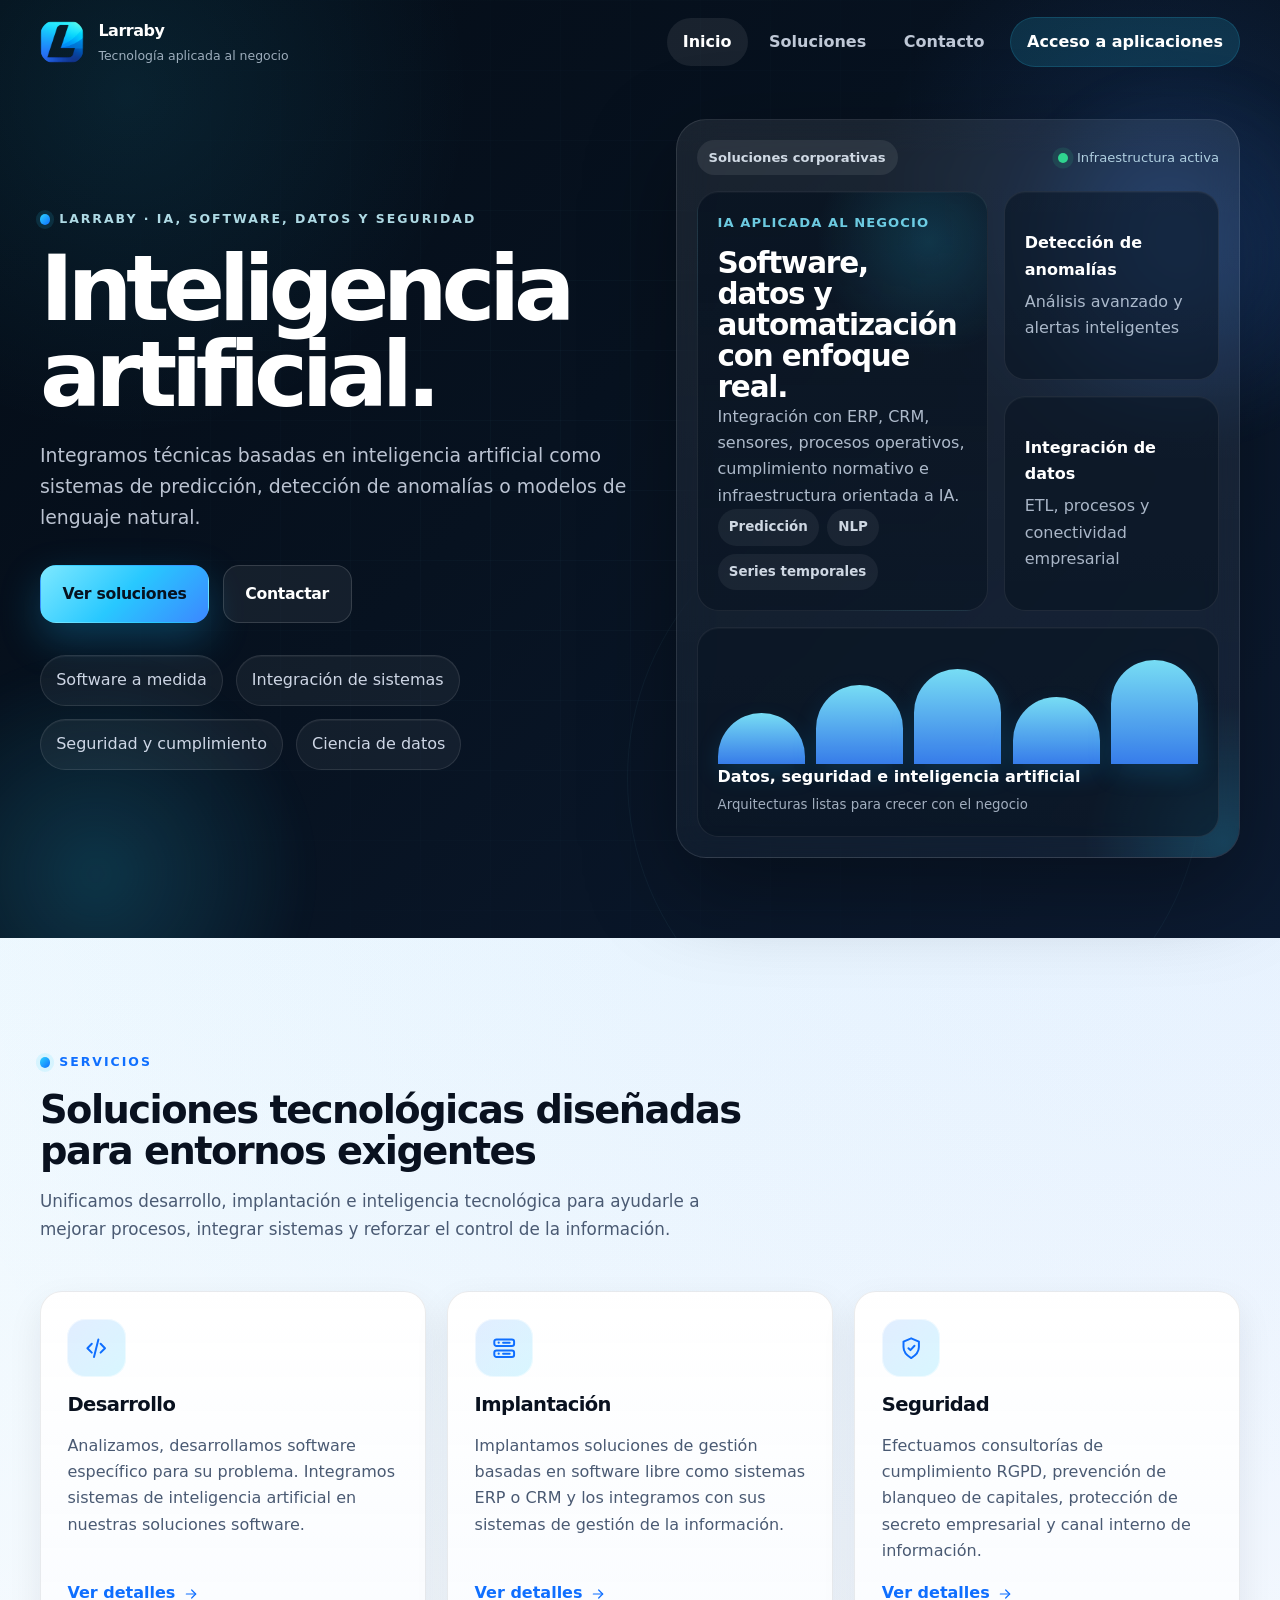
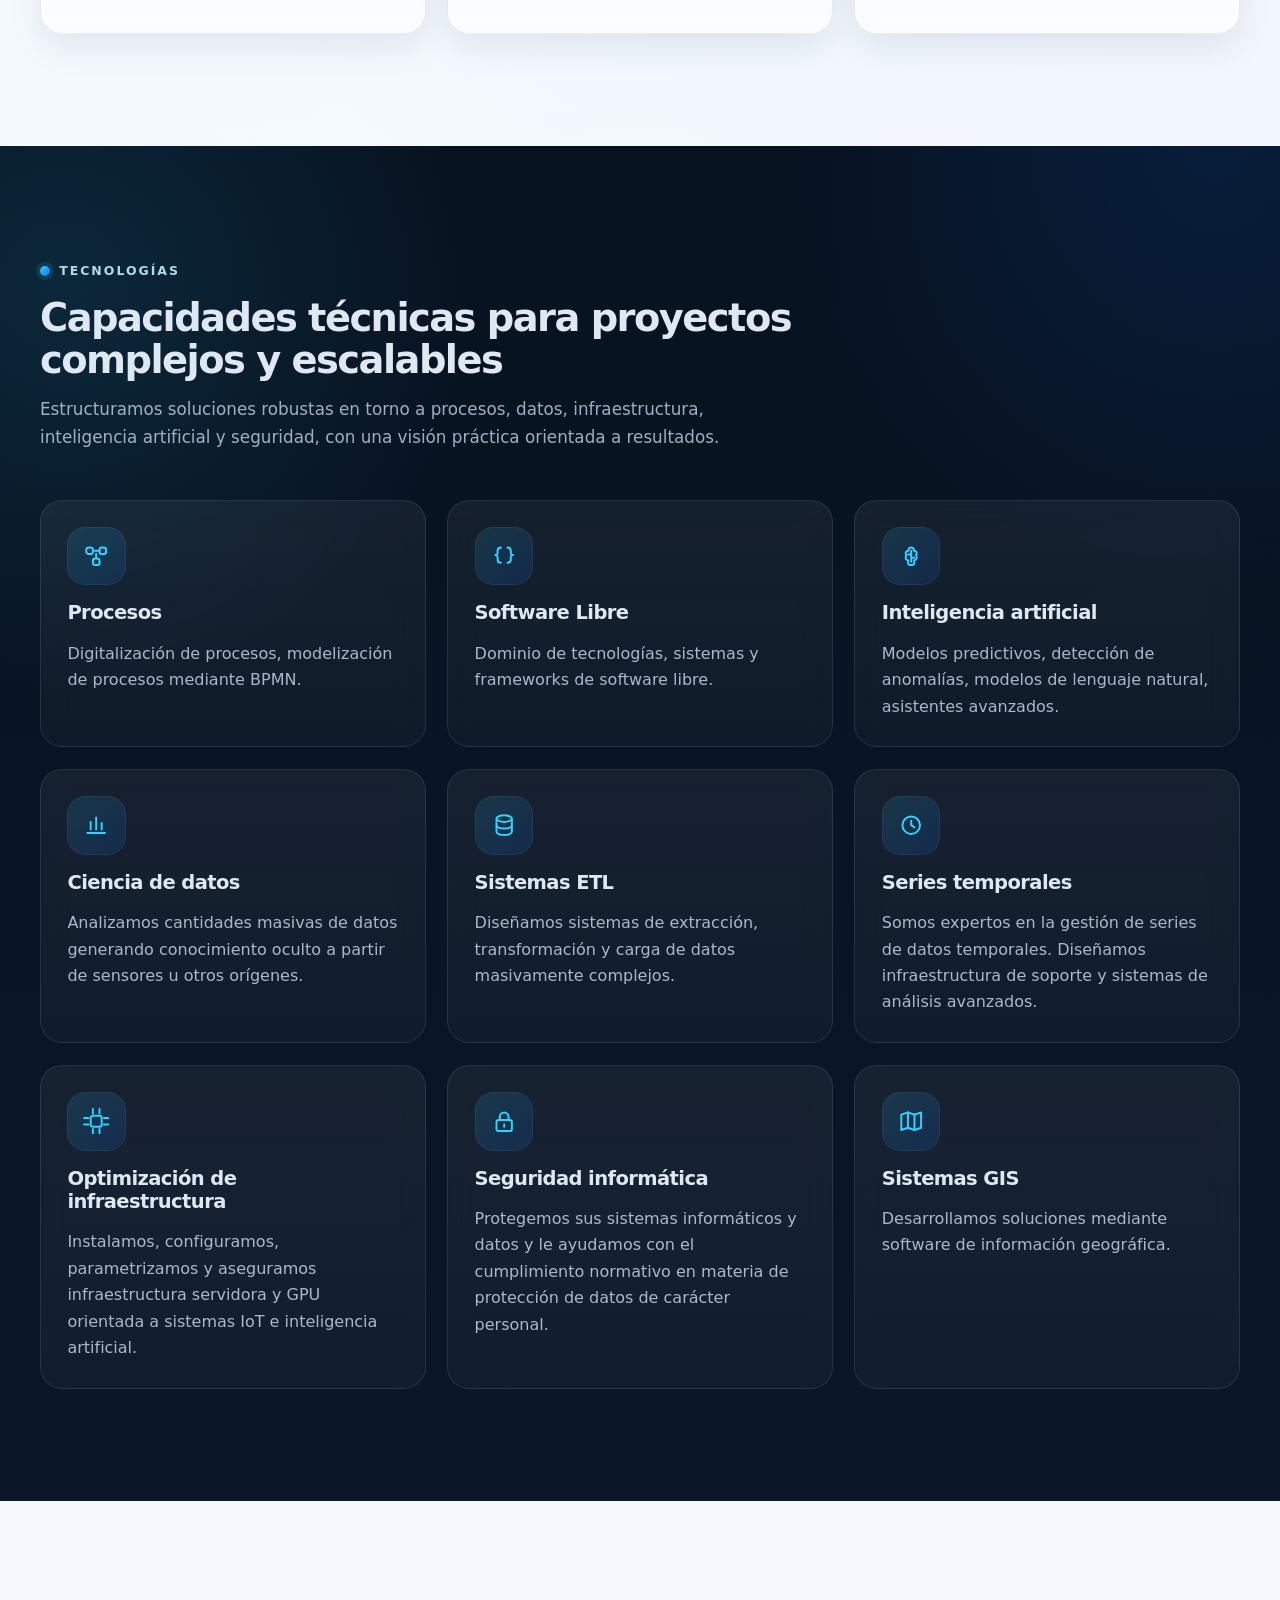
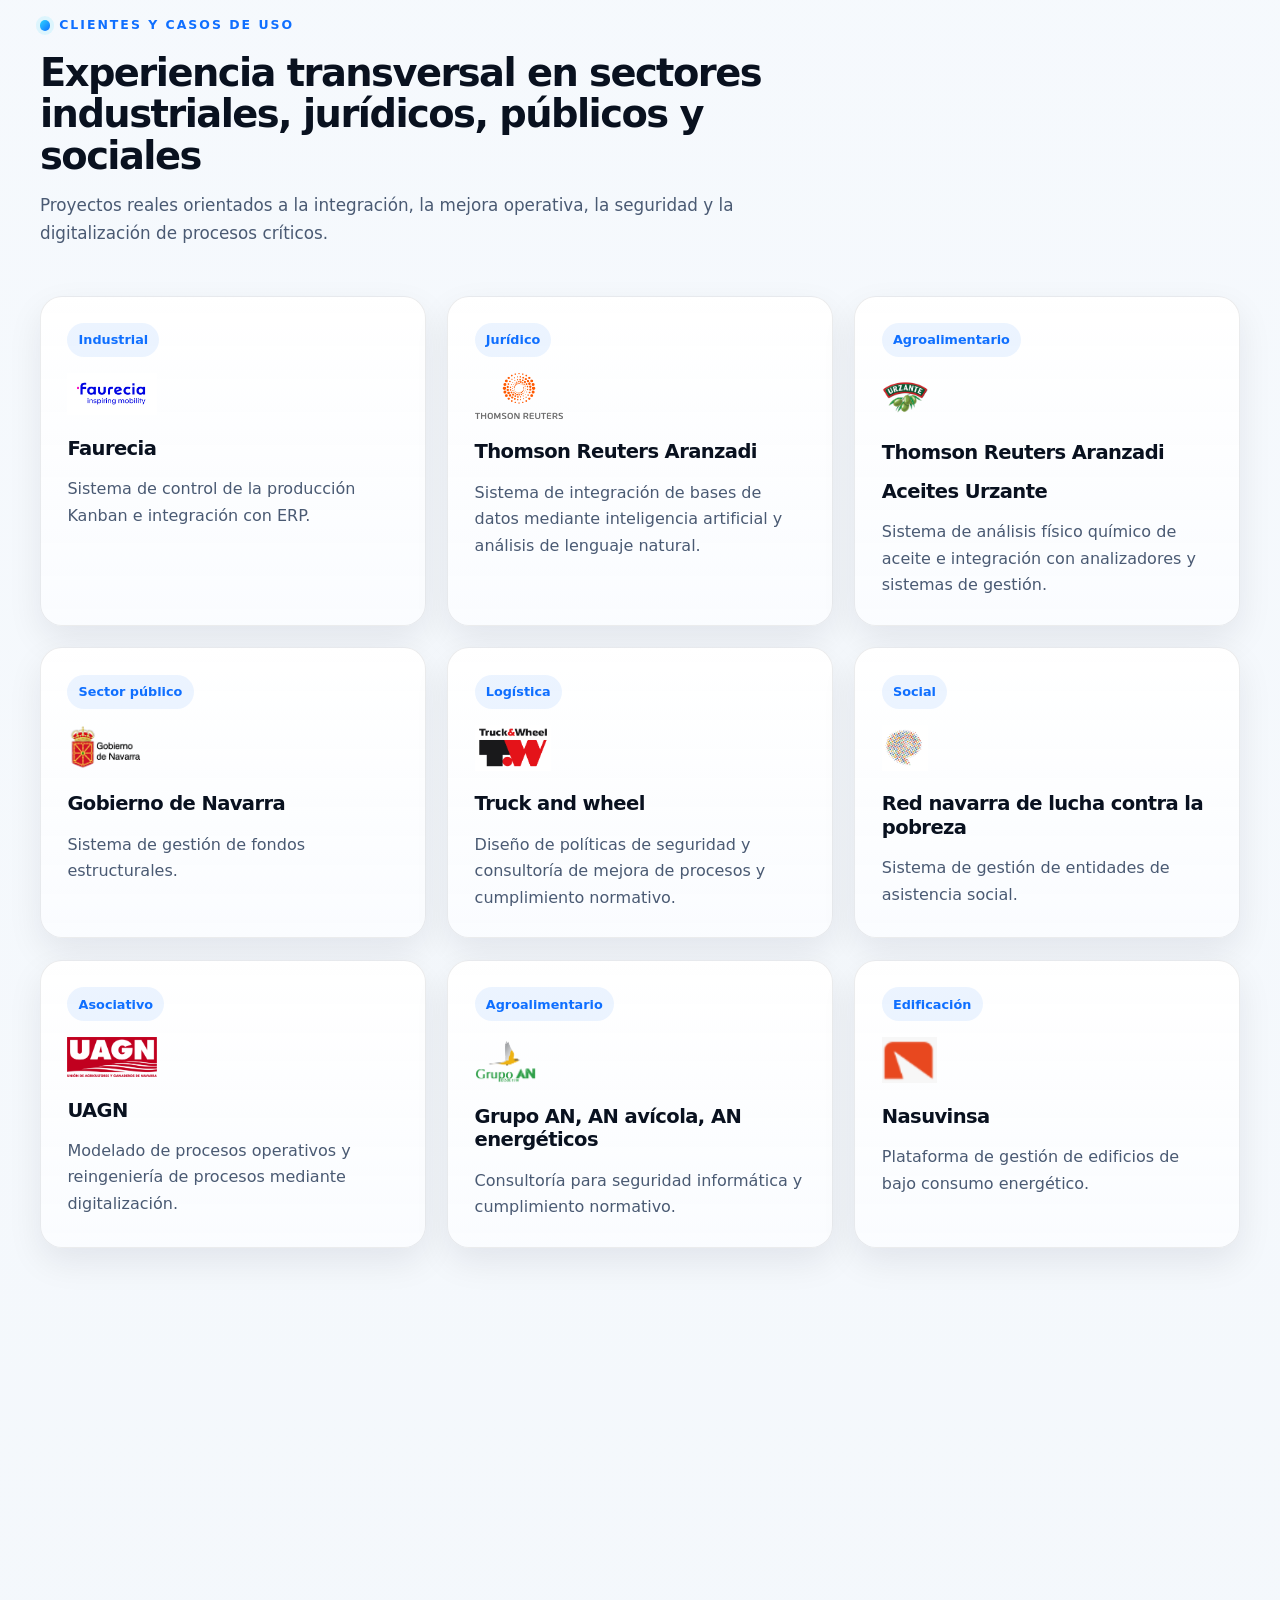
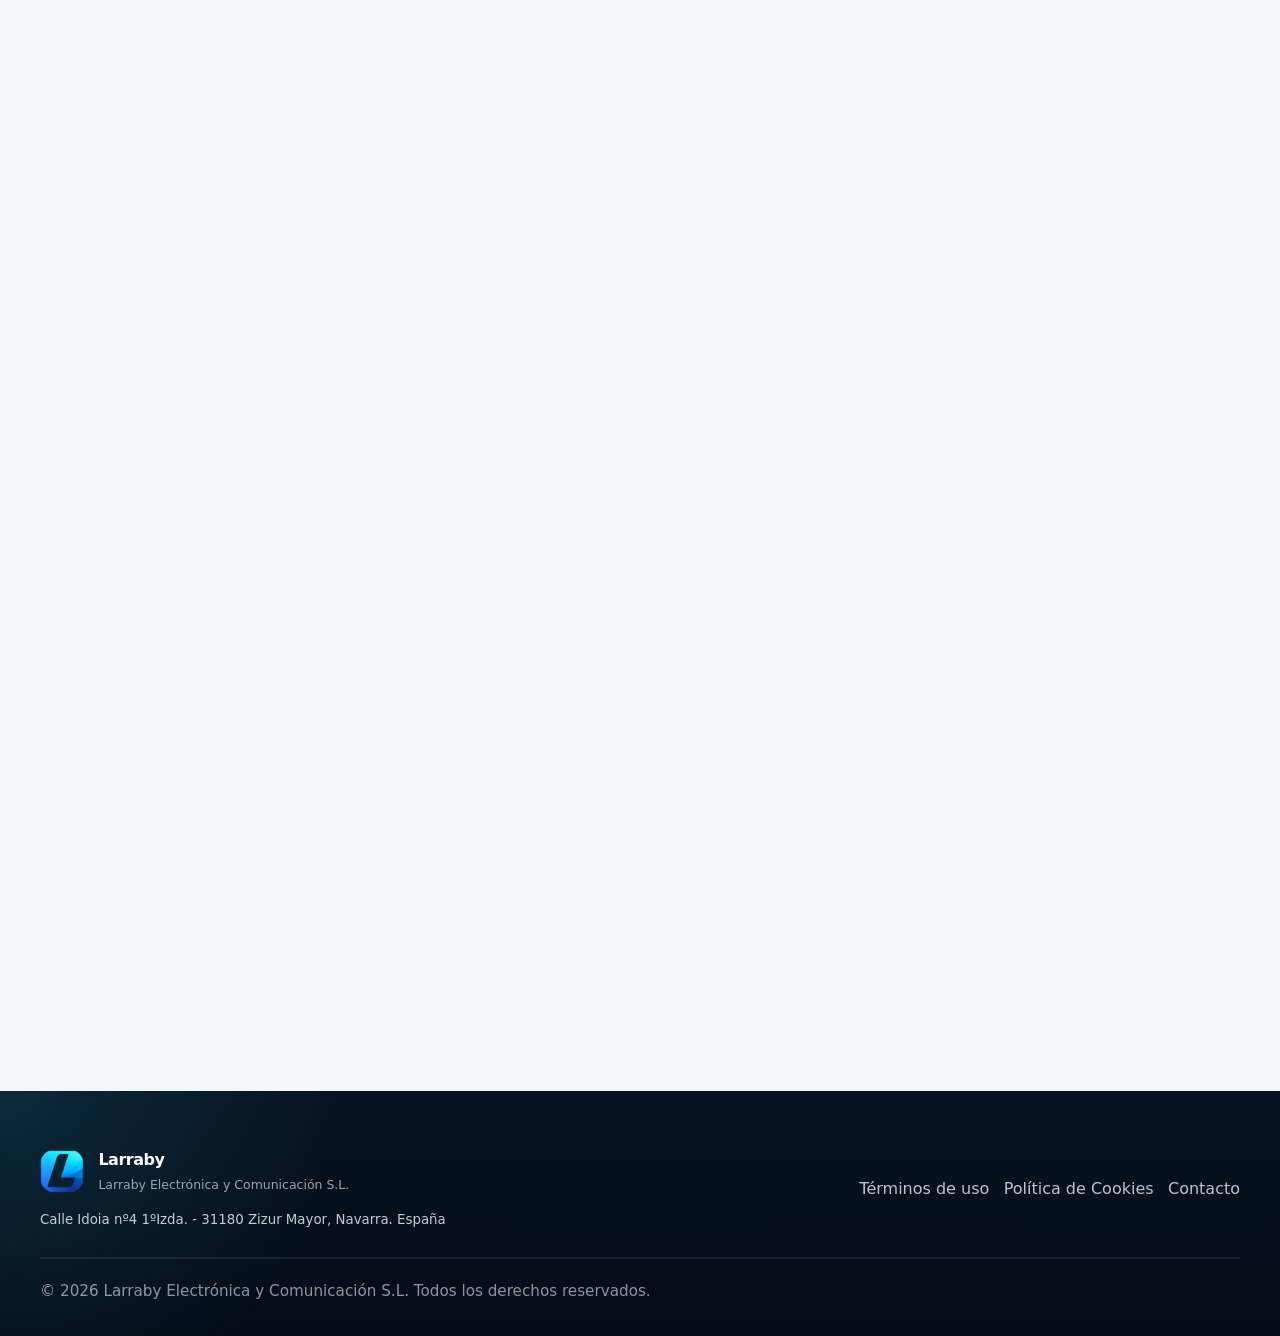
<file: index.html>
<!DOCTYPE html>
<html lang="es">

<head>
    <meta charset="UTF-8" />
    <meta name="viewport" content="width=device-width, initial-scale=1.0" />
    <title>Larraby | IA, software y transformación digital</title>
    <meta name="description"
        content="Larraby desarrolla soluciones tecnológicas basadas en inteligencia artificial, software a medida, seguridad, ciencia de datos e integración de sistemas para empresas y organizaciones." />
    <meta name="robots" content="index, follow" />
    <meta name="theme-color" content="#071220" />
    <link rel="stylesheet" href="styles.css" />
    <link rel="shortcut icon" href="./img/larraby.png" type="image/x-icon">
</head>

<body>
    <!-- =========================
       HEADER / NAVBAR
  ========================== -->
    <header class="site-header" id="top">
        <div class="container header-inner">
            <a class="brand" href="#inicio" aria-label="Ir al inicio de Larraby">
                <span class="brand-mark">
                    <img src="./img/larraby.png" alt="Logo de Larraby" class="brand-logo">
                </span>
                <span class="brand-text">
                    <strong>Larraby</strong>
                    <small>Tecnología aplicada al negocio</small>
                </span>
            </a>

            <button class="menu-toggle" type="button" aria-label="Abrir menú de navegación" aria-expanded="false"
                aria-controls="site-menu">
                <span></span>
                <span></span>
                <span></span>
            </button>

            <nav class="site-nav" id="site-menu" aria-label="Navegación principal">
                <a class="nav-link" href="#inicio">Inicio</a>
                <a class="nav-link" href="#soluciones">Soluciones</a>
                <a class="nav-link" href="#contacto">Contacto</a>
                <a class="nav-link nav-cta" href="#acceso-apps">Acceso a aplicaciones</a>
            </nav>
        </div>
    </header>

    <main id="contenido">
        <!-- =========================
         HERO PRINCIPAL
    ========================== -->
        <section class="hero" id="inicio">
            <!-- Fondos decorativos editables desde CSS -->
            <div class="hero-background" aria-hidden="true">
                <span class="hero-grid-pattern"></span>
                <span class="hero-glow hero-glow-1"></span>
                <span class="hero-glow hero-glow-2"></span>
                <span class="hero-ring hero-ring-1"></span>
                <span class="hero-ring hero-ring-2"></span>
            </div>

            <div class="container hero-grid">
                <div class="hero-copy" data-animate="fade-up">
                    <p class="eyebrow">Larraby · IA, software, datos y seguridad</p>
                    <h1>Inteligencia artificial.</h1>
                    <p class="hero-description">
                        Integramos técnicas basadas en inteligencia artificial como sistemas de predicción,
                        detección de anomalías o modelos de lenguaje natural.
                    </p>

                    <div class="hero-actions">
                        <a class="btn btn-primary" href="#soluciones">Ver soluciones</a>
                        <a class="btn btn-secondary" href="#contacto">Contactar</a>
                    </div>

                    <ul class="hero-highlights" aria-label="Especialidades de Larraby">
                        <li>Software a medida</li>
                        <li>Integración de sistemas</li>
                        <li>Seguridad y cumplimiento</li>
                        <li>Ciencia de datos</li>
                    </ul>
                </div>

                <!-- Panel visual abstracto / tecnológico -->
                <div class="hero-visual" data-animate="fade-left" style="--delay: 180ms;">
                    <div class="hero-panel">
                        <div class="panel-header">
                            <span class="panel-pill">Soluciones corporativas</span>
                            <span class="panel-status">Infraestructura activa</span>
                        </div>

                        <div class="panel-grid">
                            <article class="visual-card visual-card-large">
                                <span class="visual-kicker">IA aplicada al negocio</span>
                                <h2>Software, datos y automatización con enfoque real.</h2>
                                <p>
                                    Integración con ERP, CRM, sensores, procesos operativos,
                                    cumplimiento normativo e infraestructura orientada a IA.
                                </p>
                                <div class="visual-tags">
                                    <span>Predicción</span>
                                    <span>NLP</span>
                                    <span>Series temporales</span>
                                </div>
                            </article>

                            <article class="visual-card visual-card-small">
                                <strong>Detección de anomalías</strong>
                                <span>Análisis avanzado y alertas inteligentes</span>
                            </article>

                            <article class="visual-card visual-card-small">
                                <strong>Integración de datos</strong>
                                <span>ETL, procesos y conectividad empresarial</span>
                            </article>

                            <article class="visual-card chart-card">
                                <div class="chart-bars" aria-hidden="true">
                                    <span style="--bar-height: 44%;"></span>
                                    <span style="--bar-height: 68%;"></span>
                                    <span style="--bar-height: 82%;"></span>
                                    <span style="--bar-height: 58%;"></span>
                                    <span style="--bar-height: 90%;"></span>
                                </div>
                                <div class="chart-footer">
                                    <strong>Datos, seguridad e inteligencia artificial</strong>
                                    <small>Arquitecturas listas para crecer con el negocio</small>
                                </div>
                            </article>
                        </div>
                    </div>
                </div>
            </div>
        </section>

        <!-- =========================
         SERVICIOS
    ========================== -->
        <section class="section section-light" id="soluciones">
            <div class="container">
                <div class="section-heading" data-animate="fade-up">
                    <p class="eyebrow eyebrow-dark">Servicios</p>
                    <h2>Soluciones tecnológicas diseñadas para entornos exigentes</h2>
                    <p>
                        Unificamos desarrollo, implantación e inteligencia tecnológica para ayudarle a mejorar
                        procesos, integrar sistemas y reforzar el control de la información.
                    </p>
                </div>

                <div class="cards-grid services-grid">
                    <article class="card service-card" data-animate="fade-up" style="--delay: 80ms;">
                        <div class="icon-wrap" aria-hidden="true">
                            <svg viewBox="0 0 24 24">
                                <use href="#icon-code"></use>
                            </svg>
                        </div>
                        <h3>Desarrollo</h3>
                        <p>
                            Analizamos, desarrollamos software específico para su problema. Integramos sistemas de
                            inteligencia artificial en nuestras soluciones software.
                        </p>
                        <a class="link-button" href="#contacto" data-service="Desarrollo">
                            Ver detalles
                            <svg viewBox="0 0 24 24" aria-hidden="true">
                                <use href="#icon-arrow"></use>
                            </svg>
                        </a>
                    </article>

                    <article class="card service-card" data-animate="fade-up" style="--delay: 160ms;">
                        <div class="icon-wrap" aria-hidden="true">
                            <svg viewBox="0 0 24 24">
                                <use href="#icon-server"></use>
                            </svg>
                        </div>
                        <h3>Implantación</h3>
                        <p>
                            Implantamos soluciones de gestión basadas en software libre como sistemas ERP o CRM y
                            los integramos con sus sistemas de gestión de la información.
                        </p>
                        <a class="link-button" href="#contacto" data-service="Implantación">
                            Ver detalles
                            <svg viewBox="0 0 24 24" aria-hidden="true">
                                <use href="#icon-arrow"></use>
                            </svg>
                        </a>
                    </article>

                    <article class="card service-card" data-animate="fade-up" style="--delay: 240ms;">
                        <div class="icon-wrap" aria-hidden="true">
                            <svg viewBox="0 0 24 24">
                                <use href="#icon-shield"></use>
                            </svg>
                        </div>
                        <h3>Seguridad</h3>
                        <p>
                            Efectuamos consultorías de cumplimiento RGPD, prevención de blanqueo de capitales,
                            protección de secreto empresarial y canal interno de información.
                        </p>
                        <a class="link-button" href="#contacto" data-service="Seguridad">
                            Ver detalles
                            <svg viewBox="0 0 24 24" aria-hidden="true">
                                <use href="#icon-arrow"></use>
                            </svg>
                        </a>
                    </article>
                </div>
            </div>
        </section>

        <!-- =========================
         TECNOLOGÍAS
    ========================== -->
        <section class="section section-dark" id="tecnologias">
            <div class="container">
                <div class="section-heading section-heading-dark" data-animate="fade-up">
                    <p class="eyebrow">Tecnologías</p>
                    <h2>Capacidades técnicas para proyectos complejos y escalables</h2>
                    <p>
                        Estructuramos soluciones robustas en torno a procesos, datos, infraestructura,
                        inteligencia artificial y seguridad, con una visión práctica orientada a resultados.
                    </p>
                </div>

                <div class="cards-grid tech-grid">
                    <article class="card tech-card" data-animate="fade-up" style="--delay: 40ms;">
                        <div class="icon-wrap icon-wrap-dark" aria-hidden="true">
                            <svg viewBox="0 0 24 24">
                                <use href="#icon-flow"></use>
                            </svg>
                        </div>
                        <h3>Procesos</h3>
                        <p>Digitalización de procesos, modelización de procesos mediante BPMN.</p>
                    </article>

                    <article class="card tech-card" data-animate="fade-up" style="--delay: 80ms;">
                        <div class="icon-wrap icon-wrap-dark" aria-hidden="true">
                            <svg viewBox="0 0 24 24">
                                <use href="#icon-braces"></use>
                            </svg>
                        </div>
                        <h3>Software Libre</h3>
                        <p>Dominio de tecnologías, sistemas y frameworks de software libre.</p>
                    </article>

                    <article class="card tech-card" data-animate="fade-up" style="--delay: 120ms;">
                        <div class="icon-wrap icon-wrap-dark" aria-hidden="true">
                            <svg viewBox="0 0 24 24">
                                <use href="#icon-brain"></use>
                            </svg>
                        </div>
                        <h3>Inteligencia artificial</h3>
                        <p>Modelos predictivos, detección de anomalías, modelos de lenguaje natural, asistentes
                            avanzados.</p>
                    </article>

                    <article class="card tech-card" data-animate="fade-up" style="--delay: 160ms;">
                        <div class="icon-wrap icon-wrap-dark" aria-hidden="true">
                            <svg viewBox="0 0 24 24">
                                <use href="#icon-chart"></use>
                            </svg>
                        </div>
                        <h3>Ciencia de datos</h3>
                        <p>
                            Analizamos cantidades masivas de datos generando conocimiento oculto a partir de sensores
                            u otros orígenes.
                        </p>
                    </article>

                    <article class="card tech-card" data-animate="fade-up" style="--delay: 200ms;">
                        <div class="icon-wrap icon-wrap-dark" aria-hidden="true">
                            <svg viewBox="0 0 24 24">
                                <use href="#icon-database"></use>
                            </svg>
                        </div>
                        <h3>Sistemas ETL</h3>
                        <p>Diseñamos sistemas de extracción, transformación y carga de datos masivamente complejos.</p>
                    </article>

                    <article class="card tech-card" data-animate="fade-up" style="--delay: 240ms;">
                        <div class="icon-wrap icon-wrap-dark" aria-hidden="true">
                            <svg viewBox="0 0 24 24">
                                <use href="#icon-clock"></use>
                            </svg>
                        </div>
                        <h3>Series temporales</h3>
                        <p>
                            Somos expertos en la gestión de series de datos temporales. Diseñamos infraestructura de
                            soporte y sistemas de análisis avanzados.
                        </p>
                    </article>

                    <article class="card tech-card" data-animate="fade-up" style="--delay: 280ms;">
                        <div class="icon-wrap icon-wrap-dark" aria-hidden="true">
                            <svg viewBox="0 0 24 24">
                                <use href="#icon-chip"></use>
                            </svg>
                        </div>
                        <h3>Optimización de infraestructura</h3>
                        <p>
                            Instalamos, configuramos, parametrizamos y aseguramos infraestructura servidora y GPU
                            orientada a sistemas IoT e inteligencia artificial.
                        </p>
                    </article>

                    <article class="card tech-card" data-animate="fade-up" style="--delay: 320ms;">
                        <div class="icon-wrap icon-wrap-dark" aria-hidden="true">
                            <svg viewBox="0 0 24 24">
                                <use href="#icon-lock"></use>
                            </svg>
                        </div>
                        <h3>Seguridad informática</h3>
                        <p>
                            Protegemos sus sistemas informáticos y datos y le ayudamos con el cumplimiento normativo
                            en materia de protección de datos de carácter personal.
                        </p>
                    </article>

                    <article class="card tech-card" data-animate="fade-up" style="--delay: 360ms;">
                        <div class="icon-wrap icon-wrap-dark" aria-hidden="true">
                            <svg viewBox="0 0 24 24">
                                <use href="#icon-map"></use>
                            </svg>
                        </div>
                        <h3>Sistemas GIS</h3>
                        <p>Desarrollamos soluciones mediante software de información geográfica.</p>
                    </article>
                </div>
            </div>
        </section>

        <!-- =========================
         CLIENTES / CASOS DE USO
    ========================== -->
        <section class="section section-light" id="clientes">
            <div class="container">
                <div class="section-heading" data-animate="fade-up">
                    <p class="eyebrow eyebrow-dark">Clientes y casos de uso</p>
                    <h2>Experiencia transversal en sectores industriales, jurídicos, públicos y sociales</h2>
                    <p>
                        Proyectos reales orientados a la integración, la mejora operativa, la seguridad y la
                        digitalización de procesos críticos.
                    </p>
                </div>

                <div class="cards-grid cases-grid">
                    <article class="card case-card" data-animate="fade-up" style="--delay: 60ms;">
                        <span class="case-sector">Industrial</span>
                        <div class="case-logo">
                            <img src="./img/faurecia.png" alt="faurecia">
                        </div>
                        <h3>Faurecia</h3>
                        <p>Sistema de control de la producción Kanban e integración con ERP.</p>
                    </article>

                    <article class="card case-card" data-animate="fade-up" style="--delay: 100ms;">
                        <span class="case-sector">Jurídico</span>
                        <div class="case-logo">
                            <img src="./img/Thomson_Reuters_Logo.png" alt="aranzadi">
                        </div>
                        <h3>Thomson Reuters Aranzadi</h3>
                        <p>Sistema de integración de bases de datos mediante inteligencia artificial y análisis de
                            lenguaje natural.</p>
                    </article>

                    <article class="card case-card" data-animate="fade-up" style="--delay: 140ms;">
                        <span class="case-sector">Agroalimentario</span>
                        <div class="case-logo">
                            <img src="./img/Urzantelogo.png" alt="aranzadi">
                        </div>
                        <h3>Thomson Reuters Aranzadi</h3>
                        <h3>Aceites Urzante</h3>
                        <p>Sistema de análisis físico químico de aceite e integración con analizadores y sistemas de
                            gestión.</p>
                    </article>

                    <article class="card case-card" data-animate="fade-up" style="--delay: 180ms;">
                        <span class="case-sector">Sector público</span>
                        <div class="case-logo">
                            <img src="./img/Gobierno_de_Navarra_oficial.png" alt="Logo de Truck and wheel">
                        </div>
                        <h3>Gobierno de Navarra</h3>
                        <p>Sistema de gestión de fondos estructurales.</p>
                    </article>

                    <article class="card case-card" data-animate="fade-up" style="--delay: 220ms;">
                        <span class="case-sector">Logística</span>

                        <!-- Logo / imagen del cliente -->
                        <div class="case-logo">
                            <img src="./img/truck.jpg" alt="Logo de Truck and wheel">
                        </div>

                        <h3>Truck and wheel</h3>
                        <p>Diseño de políticas de seguridad y consultoría de mejora de procesos y cumplimiento
                            normativo.</p>
                    </article>

                    <article class="card case-card" data-animate="fade-up" style="--delay: 260ms;">
                        <span class="case-sector">Social</span>
                        <div class="case-logo">
                            <img src="./img/pobreza.png">
                        </div>
                        <h3>Red navarra de lucha contra la pobreza</h3>
                        <p>Sistema de gestión de entidades de asistencia social.</p>
                    </article>

                    <article class="card case-card" data-animate="fade-up" style="--delay: 300ms;">
                        <span class="case-sector">Asociativo</span>
                        <div class="case-logo">
                            <img src="./img/UAGN-logo-1024x454.png" alt="UAGN">
                        </div>
                        <h3>UAGN</h3>
                        <p>Modelado de procesos operativos y reingeniería de procesos mediante digitalización.</p>
                    </article>

                    <article class="card case-card" data-animate="fade-up" style="--delay: 340ms;">
                        <span class="case-sector">Agroalimentario</span>
                        <div class="case-logo">
                            <img src="./img/GrupoAN_logo.png" alt="Logo de Truck and wheel">
                        </div>
                        <h3>Grupo AN, AN avícola, AN energéticos</h3>
                        <p>Consultoría para seguridad informática y cumplimiento normativo.</p>
                    </article>

                    <article class="card case-card" data-animate="fade-up" style="--delay: 380ms;">
                        <span class="case-sector">Edificación</span>
                        <div class="case-logo">
                            <img src="./img/nasuvinsa.png" alt="Logo de Truck and wheel">
                        </div>
                        <h3>Nasuvinsa</h3>
                        <p>Plataforma de gestión de edificios de bajo consumo energético.</p>
                    </article>
                </div>
            </div>
        </section>

        <!-- =========================
         ACCESO A APLICACIONES
    ========================== -->
        <section class="section access-section" id="acceso-apps">
            <div class="container">
                <div class="access-card" data-animate="fade-up">
                    <div class="access-copy">
                        <p class="eyebrow">Acceso a aplicaciones</p>
                        <h2>Un punto de entrada claro para sus herramientas y entornos de trabajo</h2>
                        <p>
                            Si necesita acceso a aplicaciones, plataformas o entornos corporativos,
                            deje su solicitud y le ayudaremos desde el equipo de Larraby.
                        </p>
                    </div>

                    <div class="access-actions">
                        <!-- Este botón puede apuntar más adelante a un portal real -->
                        <a class="btn btn-primary"
                            href="mailto:info@larraby.com?subject=Solicitud%20de%20acceso%20a%20aplicaciones">
                            Solicitar acceso
                        </a>
                        <a class="btn btn-secondary" href="#contacto">Hablar con el equipo</a>
                    </div>
                </div>
            </div>
        </section>

        <!-- =========================
         CONTACTO
    ========================== -->
        <section class="section section-light contact-section" id="contacto">
            <div class="container contact-grid">
                <div class="contact-copy" data-animate="fade-up">
                    <p class="eyebrow eyebrow-dark">Contacto</p>
                    <h2>Conversemos sobre su próximo proyecto</h2>
                    <p>
                        Si busca una solución tecnológica moderna, fiable y orientada a resultados,
                        podemos ayudarle con inteligencia artificial, software, datos, infraestructura y seguridad.
                    </p>

                    <div class="contact-info-list">
                        <a class="contact-info-item" href="mailto:administracion@larraby.com">
                            <span class="contact-icon" aria-hidden="true">
                                <svg viewBox="0 0 24 24">
                                    <use href="#icon-mail"></use>
                                </svg>
                            </span>
                            <span>
                                <strong>Email</strong>
                                <small>administracion@larraby.com</small>
                            </span>
                        </a>

                        <a class="contact-info-item" href="tel:+34948188082">
                            <span class="contact-icon" aria-hidden="true">
                                <svg viewBox="0 0 24 24">
                                    <use href="#icon-phone"></use>
                                </svg>
                            </span>
                            <span>
                                <strong>Teléfono de contacto</strong>
                                <small>+34 948188082</small>
                            </span>
                        </a>

                        <div class="contact-info-item contact-note">
                            <span class="contact-icon" aria-hidden="true">
                                <svg viewBox="0 0 24 24">
                                    <use href="#icon-brain"></use>
                                </svg>
                            </span>
                            <span>
                                <strong>Áreas de especialización</strong>
                                <small>IA, integración de sistemas, seguridad, datos y transformación digital</small>
                            </span>
                        </div>
                    </div>
                </div>

                <div class="form-card" data-animate="fade-up" style="--delay: 140ms;">
                    <form id="contactForm" novalidate>
                        <div class="form-grid">
                            <div class="form-field">
                                <label for="name">Nombre</label>
                                <input id="name" name="name" type="text" placeholder="Tu nombre" />
                                <small class="field-error"></small>
                            </div>

                            <div class="form-field">
                                <label for="email">Email</label>
                                <input id="email" name="email" type="email" placeholder="tu@email.com" />
                                <small class="field-error"></small>
                            </div>

                            <div class="form-field form-field-full">
                                <label for="company">Empresa</label>
                                <input id="company" name="company" type="text" placeholder="Nombre de tu empresa" />
                                <small class="field-error"></small>
                            </div>

                            <div class="form-field form-field-full">
                                <label for="message">Mensaje</label>
                                <textarea id="message" name="message" rows="6"
                                    placeholder="Cuéntanos brevemente qué necesitas"></textarea>
                                <small class="field-error"></small>
                            </div>
                        </div>

                        <button class="btn btn-primary btn-submit" type="submit">Enviar</button>
                        <p class="form-status" id="formStatus" aria-live="polite"></p>
                    </form>
                </div>
            </div>
        </section>
    </main>

    <!-- =========================
       FOOTER
  ========================== -->
    <footer class="site-footer">
        <div class="container footer-top">
            <div class="footer-branding">
                <a class="brand footer-brand" href="#inicio" aria-label="Ir al inicio de Larraby">
                    <span class="brand-mark">
                        <img src="./img/larraby.png" alt="Logo de Larraby" class="brand-logo">
                    </span>
                    <span class="brand-text">
                        <strong>Larraby</strong>
                        <small>Larraby Electrónica y Comunicación S.L.</small>
                    </span>
                </a>
                <small class="brand-text">Calle Idoia nº4 1ºIzda. - 31180 Zizur Mayor, Navarra. España</small>
            </div>

            <div class="footer-links">
                <a class="footer-link" href="terminos.html" data-open-legal="terminos" target="_blank">Términos de uso</a>
                <a class="footer-link" href="cookies.html" data-open-legal="cookies "target="_blank">Política de Cookies</a>
                <a class="footer-link" href="#contacto">Contacto</a>
            </div>
        </div>

        <div class="container footer-bottom">
            <p>© <span id="currentYear"></span> Larraby Electrónica y Comunicación S.L. Todos los derechos reservados.
            </p>
        </div>
    </footer>

    <!-- =========================
       SPRITE DE ICONOS SVG
  ========================== -->
    <svg width="0" height="0" class="svg-sprite" aria-hidden="true" focusable="false">
        <symbol id="icon-arrow" viewBox="0 0 24 24">
            <path d="M5 12h14" fill="none" stroke="currentColor" stroke-width="1.8" stroke-linecap="round" />
            <path d="M13 6l6 6-6 6" fill="none" stroke="currentColor" stroke-width="1.8" stroke-linecap="round"
                stroke-linejoin="round" />
        </symbol>

        <symbol id="icon-code" viewBox="0 0 24 24">
            <path d="M8 8 4 12l4 4" fill="none" stroke="currentColor" stroke-width="1.8" stroke-linecap="round"
                stroke-linejoin="round" />
            <path d="m16 8 4 4-4 4" fill="none" stroke="currentColor" stroke-width="1.8" stroke-linecap="round"
                stroke-linejoin="round" />
            <path d="m14 4-4 16" fill="none" stroke="currentColor" stroke-width="1.8" stroke-linecap="round" />
        </symbol>

        <symbol id="icon-server" viewBox="0 0 24 24">
            <rect x="3" y="4" width="18" height="6" rx="2" fill="none" stroke="currentColor" stroke-width="1.8" />
            <rect x="3" y="14" width="18" height="6" rx="2" fill="none" stroke="currentColor" stroke-width="1.8" />
            <path d="M7 7h.01M7 17h.01" fill="none" stroke="currentColor" stroke-width="2" stroke-linecap="round" />
            <path d="M11 7h6M11 17h6" fill="none" stroke="currentColor" stroke-width="1.8" stroke-linecap="round" />
        </symbol>

        <symbol id="icon-shield" viewBox="0 0 24 24">
            <path d="M12 3 5 6v5c0 5 3.5 8 7 10 3.5-2 7-5 7-10V6l-7-3Z" fill="none" stroke="currentColor"
                stroke-width="1.8" stroke-linejoin="round" />
            <path d="m9.5 12 1.8 1.8 3.7-4" fill="none" stroke="currentColor" stroke-width="1.8" stroke-linecap="round"
                stroke-linejoin="round" />
        </symbol>

        <symbol id="icon-flow" viewBox="0 0 24 24">
            <rect x="3" y="4" width="6" height="6" rx="2" fill="none" stroke="currentColor" stroke-width="1.8" />
            <rect x="15" y="4" width="6" height="6" rx="2" fill="none" stroke="currentColor" stroke-width="1.8" />
            <rect x="9" y="14" width="6" height="6" rx="2" fill="none" stroke="currentColor" stroke-width="1.8" />
            <path d="M9 7h6M12 10v4" fill="none" stroke="currentColor" stroke-width="1.8" stroke-linecap="round" />
        </symbol>

        <symbol id="icon-braces" viewBox="0 0 24 24">
            <path d="M9 4c-2 0-3 1-3 3v2c0 1-1 2-2 2 1 0 2 1 2 2v2c0 2 1 3 3 3" fill="none" stroke="currentColor"
                stroke-width="1.8" stroke-linecap="round" stroke-linejoin="round" />
            <path d="M15 4c2 0 3 1 3 3v2c0 1 1 2 2 2-1 0-2 1-2 2v2c0 2-1 3-3 3" fill="none" stroke="currentColor"
                stroke-width="1.8" stroke-linecap="round" stroke-linejoin="round" />
        </symbol>

        <symbol id="icon-brain" viewBox="0 0 24 24">
            <path
                d="M9.5 6.5A2.5 2.5 0 0 1 12 4a2.5 2.5 0 0 1 2.5 2.5V7a2.5 2.5 0 0 1 2.5 2.5 2.5 2.5 0 0 1-.7 1.7A2.8 2.8 0 0 1 17 13a2.9 2.9 0 0 1-2.2 2.8V18a2 2 0 0 1-2 2h-1.6a2 2 0 0 1-2-2v-2.1A2.9 2.9 0 0 1 7 13a2.8 2.8 0 0 1 .7-1.8A2.5 2.5 0 0 1 7 9.5 2.5 2.5 0 0 1 9.5 7V6.5Z"
                fill="none" stroke="currentColor" stroke-width="1.8" stroke-linejoin="round" />
            <path d="M12 7v10M9.2 10.5H12M12 13.5h2.8" fill="none" stroke="currentColor" stroke-width="1.8"
                stroke-linecap="round" />
        </symbol>

        <symbol id="icon-chart" viewBox="0 0 24 24">
            <path d="M4 19h16" fill="none" stroke="currentColor" stroke-width="1.8" stroke-linecap="round" />
            <path d="M7 16V9" fill="none" stroke="currentColor" stroke-width="1.8" stroke-linecap="round" />
            <path d="M12 16V5" fill="none" stroke="currentColor" stroke-width="1.8" stroke-linecap="round" />
            <path d="M17 16v-6" fill="none" stroke="currentColor" stroke-width="1.8" stroke-linecap="round" />
        </symbol>

        <symbol id="icon-database" viewBox="0 0 24 24">
            <ellipse cx="12" cy="6" rx="7" ry="3" fill="none" stroke="currentColor" stroke-width="1.8" />
            <path d="M5 6v6c0 1.7 3.1 3 7 3s7-1.3 7-3V6" fill="none" stroke="currentColor" stroke-width="1.8" />
            <path d="M5 12v6c0 1.7 3.1 3 7 3s7-1.3 7-3v-6" fill="none" stroke="currentColor" stroke-width="1.8" />
        </symbol>

        <symbol id="icon-clock" viewBox="0 0 24 24">
            <circle cx="12" cy="12" r="8" fill="none" stroke="currentColor" stroke-width="1.8" />
            <path d="M12 8v4l3 2" fill="none" stroke="currentColor" stroke-width="1.8" stroke-linecap="round"
                stroke-linejoin="round" />
        </symbol>

        <symbol id="icon-chip" viewBox="0 0 24 24">
            <rect x="7" y="7" width="10" height="10" rx="2" fill="none" stroke="currentColor" stroke-width="1.8" />
            <path d="M9 1v4M15 1v4M9 19v4M15 19v4M19 9h4M19 15h4M1 9h4M1 15h4" fill="none" stroke="currentColor"
                stroke-width="1.8" stroke-linecap="round" />
        </symbol>

        <symbol id="icon-lock" viewBox="0 0 24 24">
            <rect x="5" y="11" width="14" height="10" rx="2" fill="none" stroke="currentColor" stroke-width="1.8" />
            <path d="M8 11V8a4 4 0 1 1 8 0v3" fill="none" stroke="currentColor" stroke-width="1.8"
                stroke-linecap="round" />
            <path d="M12 15v2" fill="none" stroke="currentColor" stroke-width="1.8" stroke-linecap="round" />
        </symbol>

        <symbol id="icon-map" viewBox="0 0 24 24">
            <path d="m3 6 6-2 6 2 6-2v14l-6 2-6-2-6 2V6Z" fill="none" stroke="currentColor" stroke-width="1.8"
                stroke-linejoin="round" />
            <path d="M9 4v14M15 6v14" fill="none" stroke="currentColor" stroke-width="1.8" stroke-linecap="round" />
        </symbol>

        <symbol id="icon-mail" viewBox="0 0 24 24">
            <rect x="3" y="5" width="18" height="14" rx="2" fill="none" stroke="currentColor" stroke-width="1.8" />
            <path d="m4 7 8 6 8-6" fill="none" stroke="currentColor" stroke-width="1.8" stroke-linecap="round"
                stroke-linejoin="round" />
        </symbol>
        <symbol id="icon-phone" viewBox="0 0 24 24">
            <path
                d="M6.5 4.5h3l1.2 4-1.8 1.8a14 14 0 0 0 4.8 4.8l1.8-1.8 4 1.2v3a2 2 0 0 1-2.2 2A17.5 17.5 0 0 1 4.5 6.7 2 2 0 0 1 6.5 4.5Z"
                fill="none" stroke="currentColor" stroke-width="1.8" stroke-linecap="round" stroke-linejoin="round" />
        </symbol>
    </svg>

    <script src="script.js"></script>
</body>

</html>
</file>
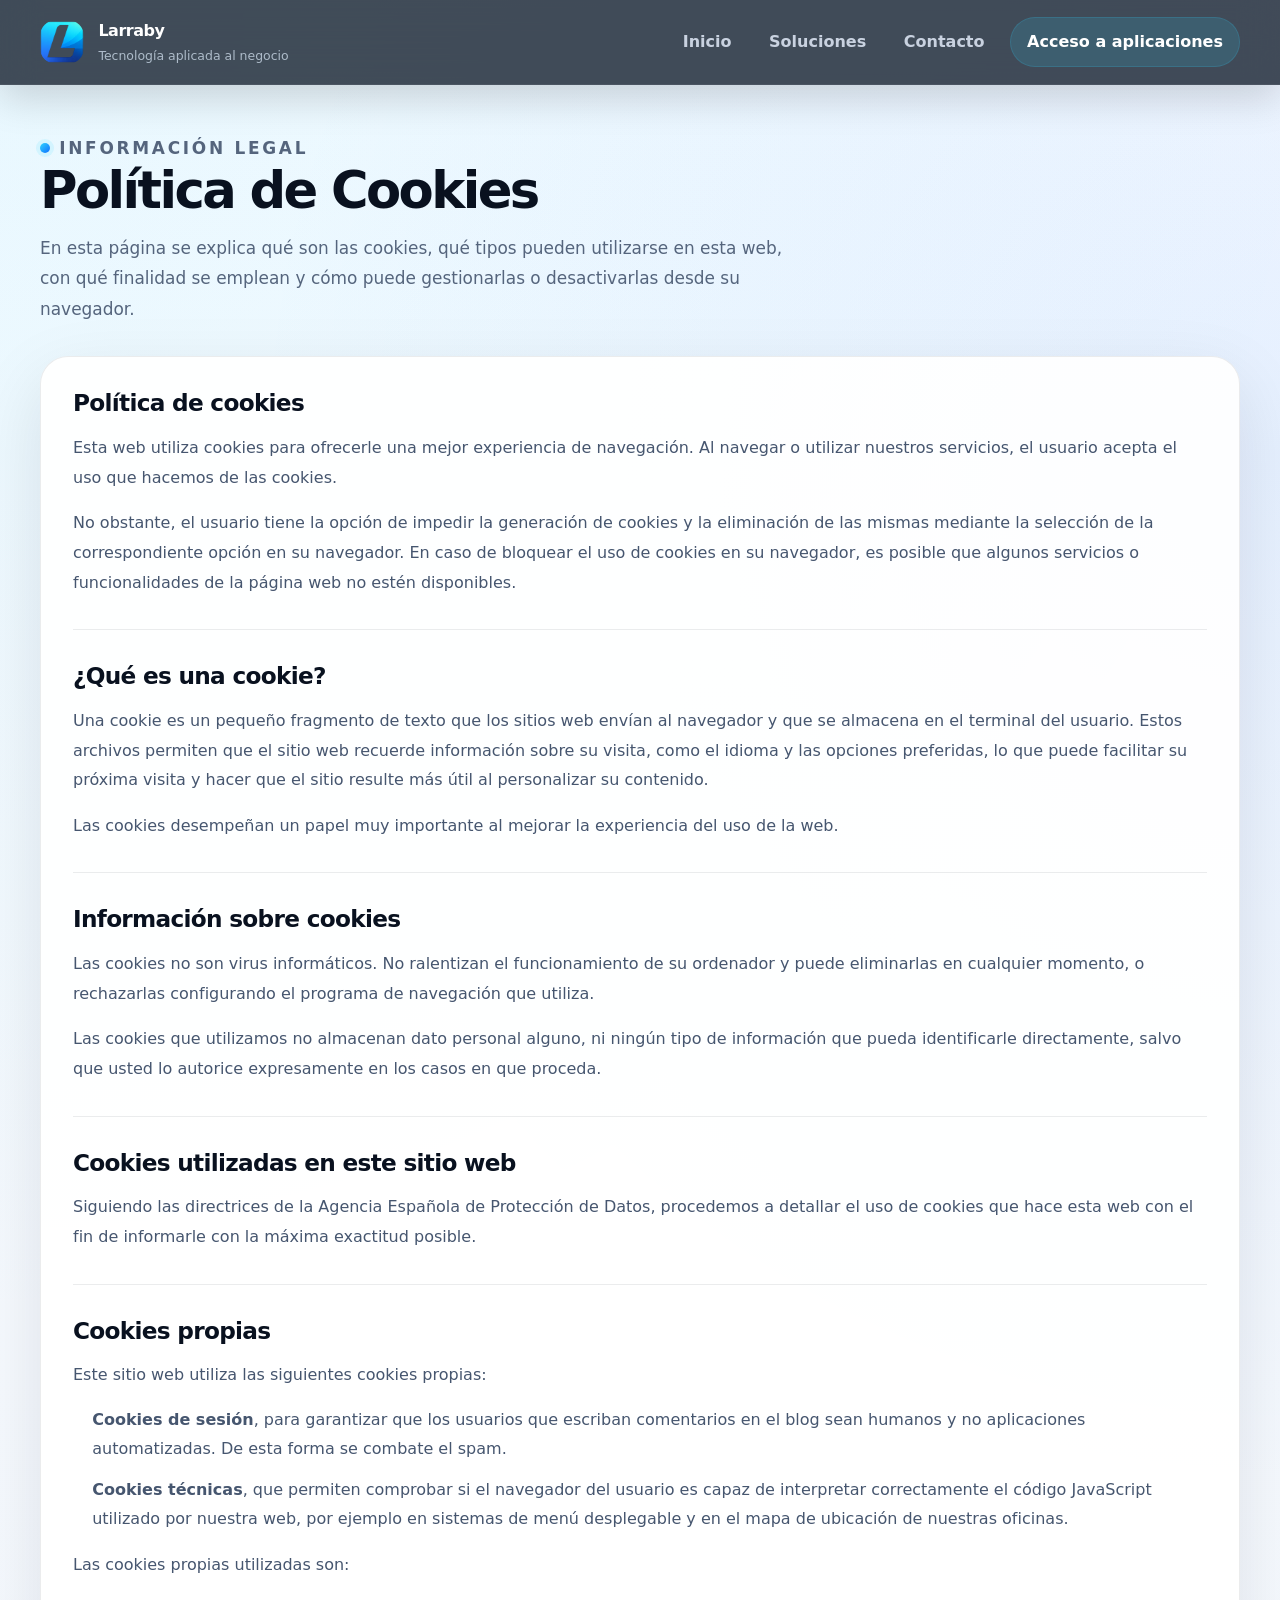
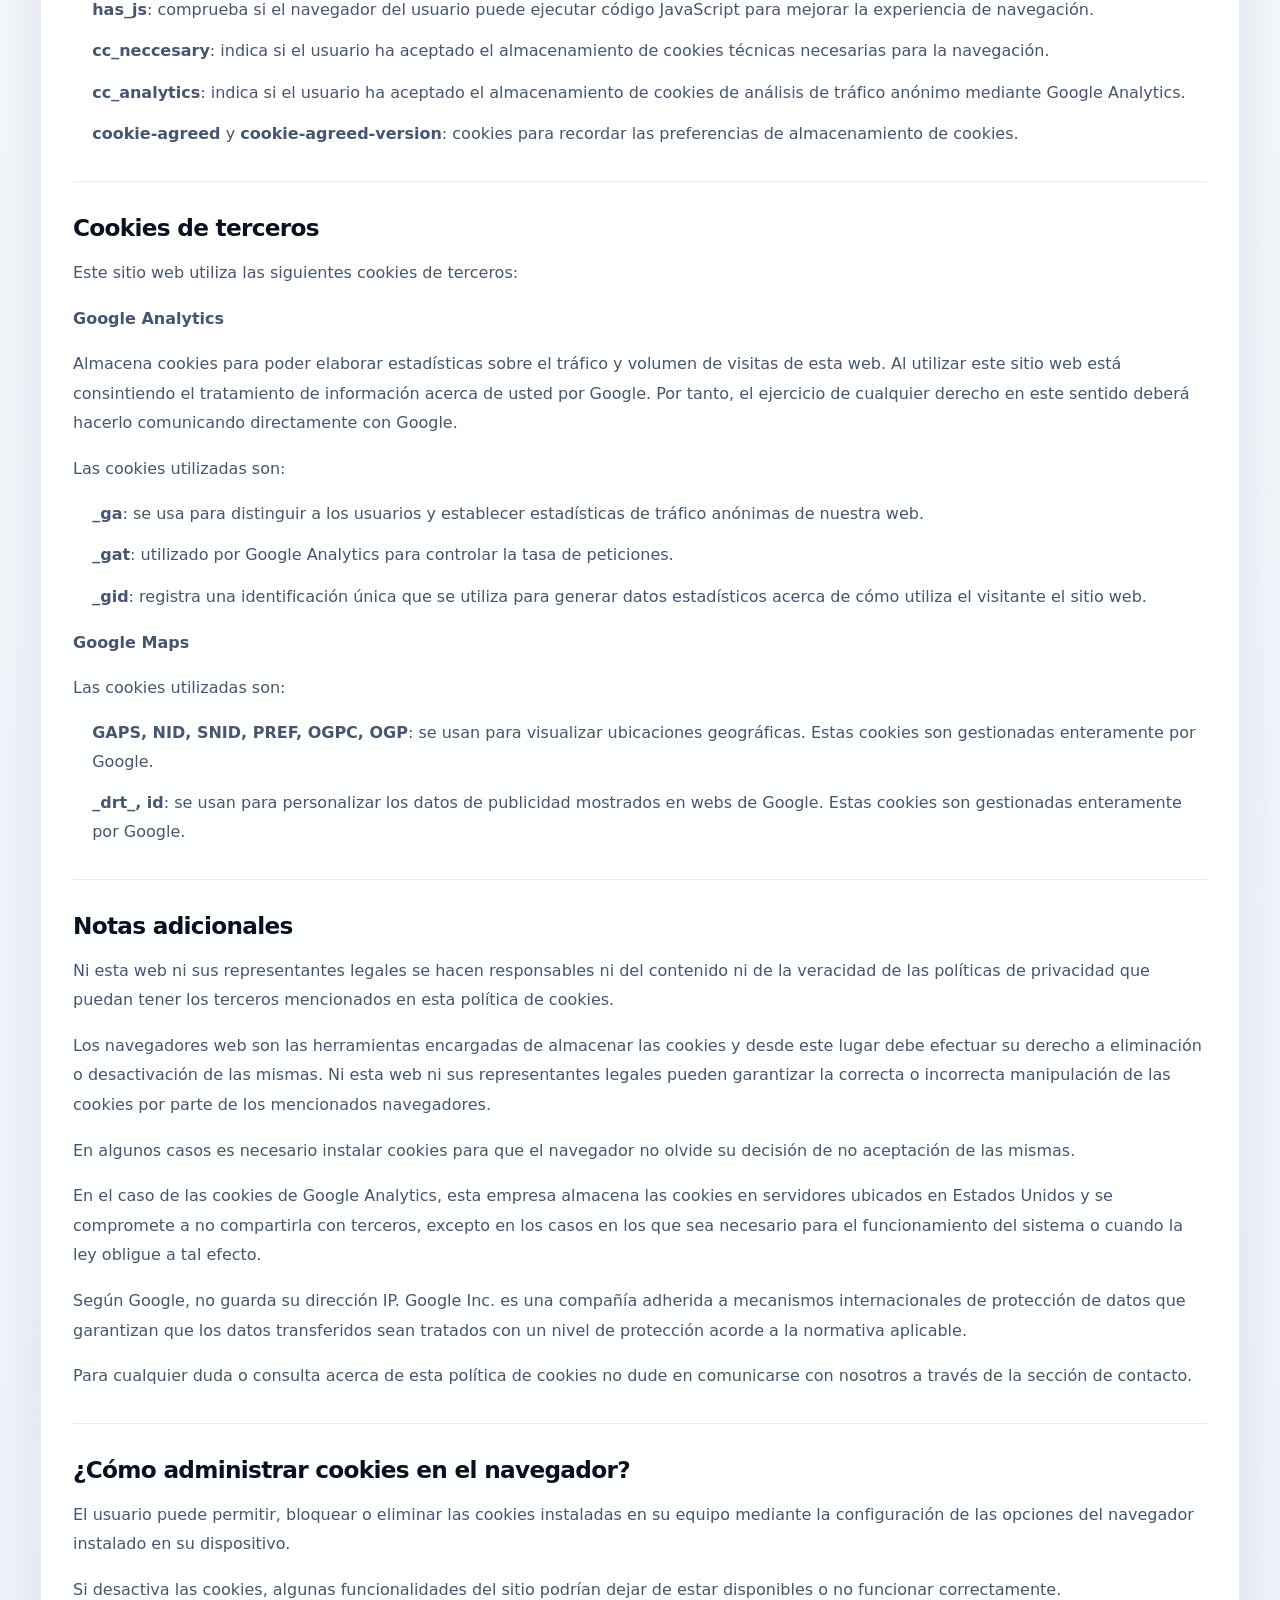
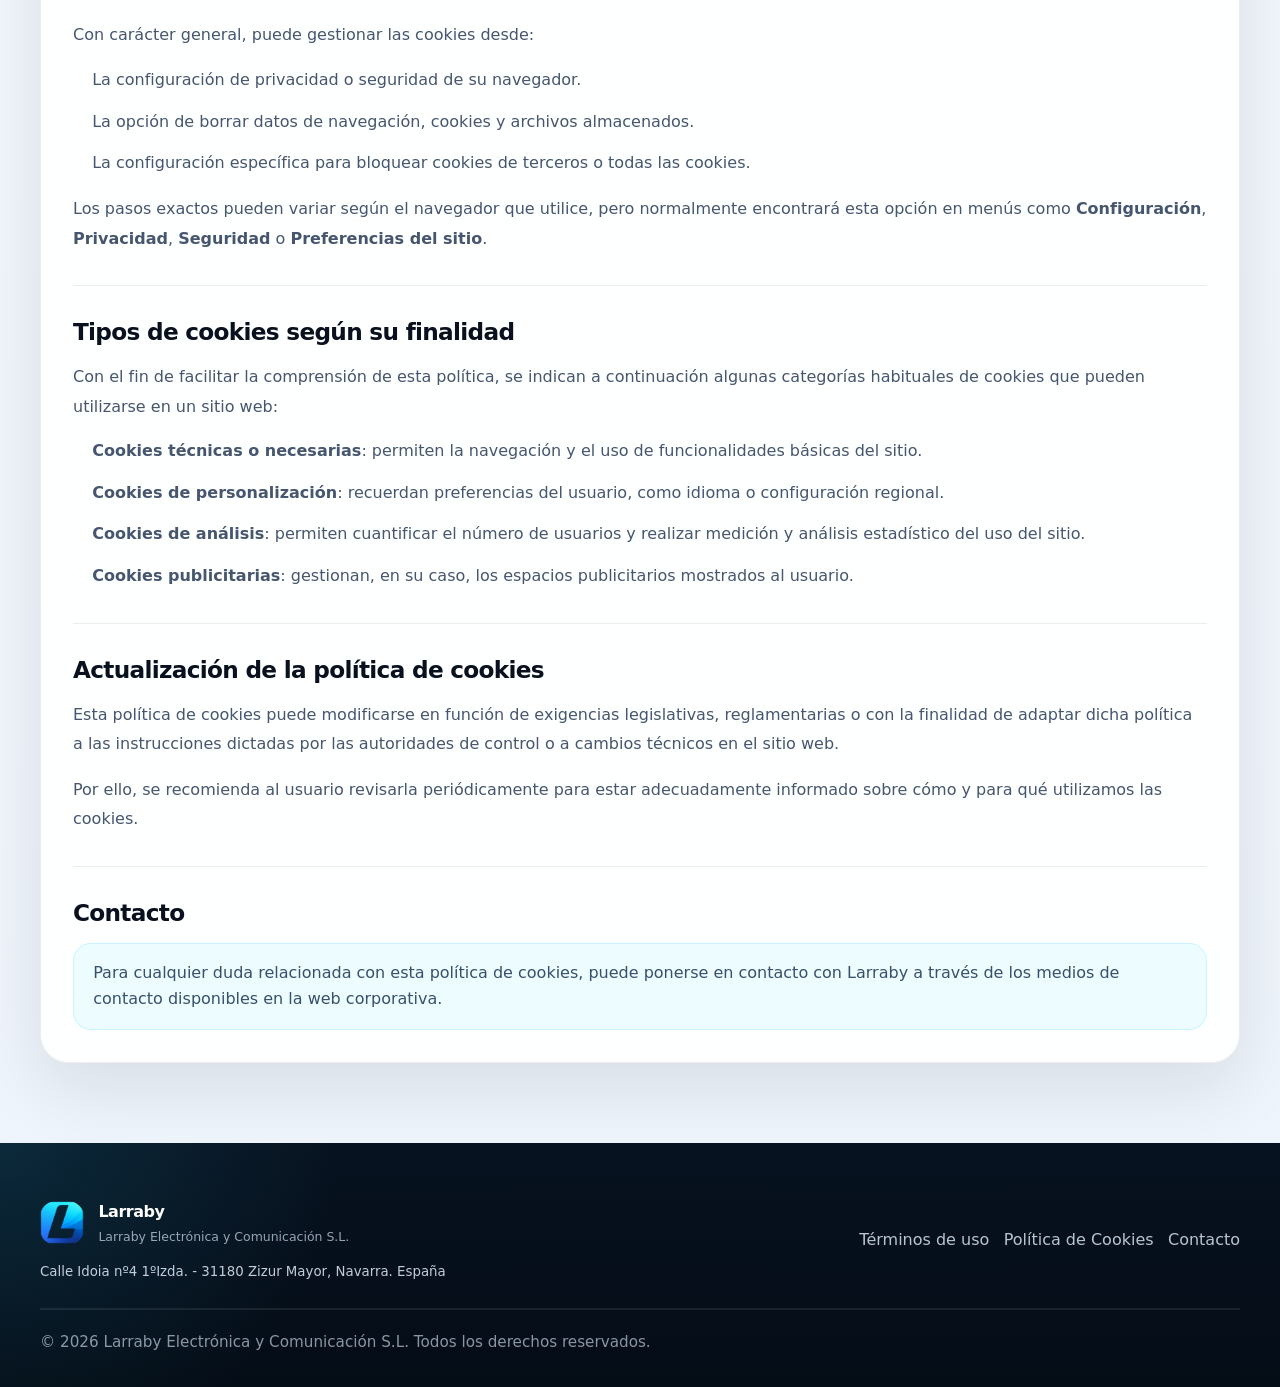
<file: cookies.html>
<!DOCTYPE html>
<html lang="es">

<head>
    <meta charset="UTF-8" />
    <meta name="viewport" content="width=device-width, initial-scale=1.0" />
    <title>Política de Cookies | Larraby</title>
    <meta name="description" content="Política de Cookies de Larraby." />
    <link rel="stylesheet" href="styles.css" />
    <link rel="shortcut icon" href="img/larraby.png" type="image/x-icon">

    <style>
        body.legal-page {
            margin: 0;
            font-family: Inter, ui-sans-serif, system-ui, -apple-system, BlinkMacSystemFont, "Segoe UI", sans-serif;
            color: var(--color-text, #09111f);
            background:
                radial-gradient(circle at 0% 0%, rgba(45, 212, 255, 0.08), transparent 28%),
                radial-gradient(circle at 100% 10%, rgba(15, 111, 255, 0.08), transparent 24%),
                linear-gradient(180deg, #f8fbff 0%, #eef4fb 100%);
        }

        .legal-header {
            position: sticky;
            top: 0;
            z-index: 999;
            background: rgba(7, 18, 32, 0.75);
            backdrop-filter: blur(18px);
            border-bottom: 1px solid rgba(255, 255, 255, 0.06);
            box-shadow: 0 14px 38px rgba(0, 0, 0, 0.15);
        }

        .legal-header-inner {
            min-height: 84px;
            display: flex;
            align-items: center;
            justify-content: space-between;
            gap: 1rem;
        }

        .legal-header .brand-text strong {
            color: #ffffff;
        }

        .legal-header .brand-text small {
            color: rgba(220, 233, 250, 0.7);
        }

        .brand-mark {
            width: 2.75rem;
            height: 2.75rem;
            display: grid;
            place-items: center;
            border-radius: 1rem;
            overflow: hidden;
            background: transparent;
            box-shadow: none;
            flex-shrink: 0;
        }

        .brand-logo {
            width: 100%;
            height: 100%;
            object-fit: contain;
            display: block;
        }

        .legal-main {
            padding: 3rem 0 5rem;
        }

        .legal-hero {
            margin-bottom: 2rem;
        }

        .legal-hero h1 {
            font-size: clamp(2.2rem, 4vw, 3.6rem);
            line-height: 1.04;
            letter-spacing: -0.05em;
            margin: 0 0 1rem;
            color: #09111f;
        }

        .legal-hero p {
            max-width: 70ch;
            color: #55657d;
            font-size: 1.06rem;
            line-height: 1.8;
            margin: 0;
        }

        .legal-card {
            background: rgba(255, 255, 255, 0.92);
            border: 1px solid rgba(9, 17, 31, 0.08);
            border-radius: 28px;
            box-shadow: 0 24px 70px rgba(7, 18, 32, 0.10);
            padding: 2rem;
        }

        .legal-content section+section {
            margin-top: 2rem;
            padding-top: 2rem;
            border-top: 1px solid rgba(9, 17, 31, 0.08);
        }

        .legal-content h2 {
            margin: 0 0 1rem;
            font-size: 1.45rem;
            line-height: 1.2;
            letter-spacing: -0.03em;
            color: #09111f;
        }

        .legal-content p {
            margin: 0 0 1rem;
            color: #46566f;
            font-size: 1rem;
            line-height: 1.85;
        }

        .legal-content ul {
            margin: 0.5rem 0 1rem 1.2rem;
            padding: 0;
            color: #46566f;
        }

        .legal-content li {
            margin-bottom: 0.8rem;
            line-height: 1.8;
        }

        .legal-note {
            padding: 1rem 1.2rem;
            border-radius: 18px;
            background: rgba(45, 212, 255, 0.08);
            border: 1px solid rgba(45, 212, 255, 0.18);
            color: #37506b;
        }

        @media (max-width: 768px) {
            .legal-header-inner {
                flex-direction: column;
                align-items: flex-start;
                justify-content: center;
                padding: 1rem 0;
            }

            .legal-card {
                padding: 1.25rem;
                border-radius: 22px;
            }

            .legal-main {
                padding: 2rem 0 4rem;
            }
        }
    </style>
</head>

<body class="legal-page">

    <header class="legal-header">
        <div class="container legal-header-inner">
            <a class="brand" href="index.html" aria-label="Volver a la página principal">
                <span class="brand-mark">
                    <img src="./img/larraby.png" alt="Logo de Larraby" class="brand-logo" />
                </span>
                <span class="brand-text">
                    <strong>Larraby</strong>
                    <small>Tecnología aplicada al negocio</small>
                </span>
            </a>

            <nav class="site-nav" aria-label="Navegación principal">
                <a class="nav-link" href="index.html#inicio">Inicio</a>
                <a class="nav-link" href="index.html#soluciones">Soluciones</a>
                <a class="nav-link" href="index.html#contacto">Contacto</a>
                <a class="nav-link nav-cta" href="index.html#acceso-apps">Acceso a aplicaciones</a>
            </nav>
        </div>
    </header>

    <main class="legal-main">
        <div class="container">
            <div class="legal-hero">
                <p class="eyebrow eyebrow-dark">Información legal</p>
                <h1>Política de Cookies</h1>
                <p>
                    En esta página se explica qué son las cookies, qué tipos pueden utilizarse en esta web,
                    con qué finalidad se emplean y cómo puede gestionarlas o desactivarlas desde su navegador.
                </p>
            </div>

            <article class="legal-card legal-content">
                <section>
                    <h2>Política de cookies</h2>
                    <p>
                        Esta web utiliza cookies para ofrecerle una mejor experiencia de navegación. Al navegar o
                        utilizar nuestros servicios, el usuario acepta el uso que hacemos de las cookies.
                    </p>
                    <p>
                        No obstante, el usuario tiene la opción de impedir la generación de cookies y la eliminación de
                        las mismas mediante la selección de la correspondiente opción en su navegador. En caso de
                        bloquear el uso de cookies en su navegador, es posible que algunos servicios o funcionalidades
                        de la página web no estén disponibles.
                    </p>
                </section>

                <section>
                    <h2>¿Qué es una cookie?</h2>
                    <p>
                        Una cookie es un pequeño fragmento de texto que los sitios web envían al navegador y que se
                        almacena en el terminal del usuario. Estos archivos permiten que el sitio web recuerde
                        información sobre su visita, como el idioma y las opciones preferidas, lo que puede facilitar
                        su próxima visita y hacer que el sitio resulte más útil al personalizar su contenido.
                    </p>
                    <p>
                        Las cookies desempeñan un papel muy importante al mejorar la experiencia del uso de la web.
                    </p>
                </section>

                <section>
                    <h2>Información sobre cookies</h2>
                    <p>
                        Las cookies no son virus informáticos. No ralentizan el funcionamiento de su ordenador y puede
                        eliminarlas en cualquier momento, o rechazarlas configurando el programa de navegación que
                        utiliza.
                    </p>
                    <p>
                        Las cookies que utilizamos no almacenan dato personal alguno, ni ningún tipo de información que
                        pueda identificarle directamente, salvo que usted lo autorice expresamente en los casos en que
                        proceda.
                    </p>
                </section>

                <section>
                    <h2>Cookies utilizadas en este sitio web</h2>
                    <p>
                        Siguiendo las directrices de la Agencia Española de Protección de Datos, procedemos a detallar
                        el uso de cookies que hace esta web con el fin de informarle con la máxima exactitud posible.
                    </p>
                </section>

                <section>
                    <h2>Cookies propias</h2>
                    <p>Este sitio web utiliza las siguientes cookies propias:</p>
                    <ul>
                        <li><strong>Cookies de sesión</strong>, para garantizar que los usuarios que escriban comentarios en el blog sean humanos y no aplicaciones automatizadas. De esta forma se combate el spam.</li>
                        <li><strong>Cookies técnicas</strong>, que permiten comprobar si el navegador del usuario es capaz de interpretar correctamente el código JavaScript utilizado por nuestra web, por ejemplo en sistemas de menú desplegable y en el mapa de ubicación de nuestras oficinas.</li>
                    </ul>

                    <p>Las cookies propias utilizadas son:</p>
                    <ul>
                        <li><strong>has_js</strong>: comprueba si el navegador del usuario puede ejecutar código JavaScript para mejorar la experiencia de navegación.</li>
                        <li><strong>cc_neccesary</strong>: indica si el usuario ha aceptado el almacenamiento de cookies técnicas necesarias para la navegación.</li>
                        <li><strong>cc_analytics</strong>: indica si el usuario ha aceptado el almacenamiento de cookies de análisis de tráfico anónimo mediante Google Analytics.</li>
                        <li><strong>cookie-agreed</strong> y <strong>cookie-agreed-version</strong>: cookies para recordar las preferencias de almacenamiento de cookies.</li>
                    </ul>
                </section>

                <section>
                    <h2>Cookies de terceros</h2>
                    <p>Este sitio web utiliza las siguientes cookies de terceros:</p>

                    <p><strong>Google Analytics</strong></p>
                    <p>
                        Almacena cookies para poder elaborar estadísticas sobre el tráfico y volumen de visitas de esta
                        web. Al utilizar este sitio web está consintiendo el tratamiento de información acerca de usted
                        por Google. Por tanto, el ejercicio de cualquier derecho en este sentido deberá hacerlo
                        comunicando directamente con Google.
                    </p>

                    <p>Las cookies utilizadas son:</p>
                    <ul>
                        <li><strong>_ga</strong>: se usa para distinguir a los usuarios y establecer estadísticas de tráfico anónimas de nuestra web.</li>
                        <li><strong>_gat</strong>: utilizado por Google Analytics para controlar la tasa de peticiones.</li>
                        <li><strong>_gid</strong>: registra una identificación única que se utiliza para generar datos estadísticos acerca de cómo utiliza el visitante el sitio web.</li>
                    </ul>

                    <p><strong>Google Maps</strong></p>
                    <p>Las cookies utilizadas son:</p>
                    <ul>
                        <li><strong>GAPS, NID, SNID, PREF, OGPC, OGP</strong>: se usan para visualizar ubicaciones geográficas. Estas cookies son gestionadas enteramente por Google.</li>
                        <li><strong>_drt_, id</strong>: se usan para personalizar los datos de publicidad mostrados en webs de Google. Estas cookies son gestionadas enteramente por Google.</li>
                    </ul>
                </section>

                <section>
                    <h2>Notas adicionales</h2>
                    <p>
                        Ni esta web ni sus representantes legales se hacen responsables ni del contenido ni de la
                        veracidad de las políticas de privacidad que puedan tener los terceros mencionados en esta
                        política de cookies.
                    </p>
                    <p>
                        Los navegadores web son las herramientas encargadas de almacenar las cookies y desde este lugar
                        debe efectuar su derecho a eliminación o desactivación de las mismas. Ni esta web ni sus
                        representantes legales pueden garantizar la correcta o incorrecta manipulación de las cookies por
                        parte de los mencionados navegadores.
                    </p>
                    <p>
                        En algunos casos es necesario instalar cookies para que el navegador no olvide su decisión de no
                        aceptación de las mismas.
                    </p>
                    <p>
                        En el caso de las cookies de Google Analytics, esta empresa almacena las cookies en servidores
                        ubicados en Estados Unidos y se compromete a no compartirla con terceros, excepto en los casos
                        en los que sea necesario para el funcionamiento del sistema o cuando la ley obligue a tal
                        efecto.
                    </p>
                    <p>
                        Según Google, no guarda su dirección IP. Google Inc. es una compañía adherida a mecanismos
                        internacionales de protección de datos que garantizan que los datos transferidos sean tratados
                        con un nivel de protección acorde a la normativa aplicable.
                    </p>
                    <p>
                        Para cualquier duda o consulta acerca de esta política de cookies no dude en comunicarse con
                        nosotros a través de la sección de contacto.
                    </p>
                </section>

                <section>
                    <h2>¿Cómo administrar cookies en el navegador?</h2>
                    <p>
                        El usuario puede permitir, bloquear o eliminar las cookies instaladas en su equipo mediante la
                        configuración de las opciones del navegador instalado en su dispositivo.
                    </p>
                    <p>
                        Si desactiva las cookies, algunas funcionalidades del sitio podrían dejar de estar disponibles o
                        no funcionar correctamente.
                    </p>
                    <p>Con carácter general, puede gestionar las cookies desde:</p>
                    <ul>
                        <li>La configuración de privacidad o seguridad de su navegador.</li>
                        <li>La opción de borrar datos de navegación, cookies y archivos almacenados.</li>
                        <li>La configuración específica para bloquear cookies de terceros o todas las cookies.</li>
                    </ul>
                    <p>
                        Los pasos exactos pueden variar según el navegador que utilice, pero normalmente encontrará esta
                        opción en menús como <strong>Configuración</strong>, <strong>Privacidad</strong>,
                        <strong>Seguridad</strong> o <strong>Preferencias del sitio</strong>.
                    </p>
                </section>

                <section>
                    <h2>Tipos de cookies según su finalidad</h2>
                    <p>
                        Con el fin de facilitar la comprensión de esta política, se indican a continuación algunas
                        categorías habituales de cookies que pueden utilizarse en un sitio web:
                    </p>
                    <ul>
                        <li><strong>Cookies técnicas o necesarias</strong>: permiten la navegación y el uso de funcionalidades básicas del sitio.</li>
                        <li><strong>Cookies de personalización</strong>: recuerdan preferencias del usuario, como idioma o configuración regional.</li>
                        <li><strong>Cookies de análisis</strong>: permiten cuantificar el número de usuarios y realizar medición y análisis estadístico del uso del sitio.</li>
                        <li><strong>Cookies publicitarias</strong>: gestionan, en su caso, los espacios publicitarios mostrados al usuario.</li>
                    </ul>
                </section>

                <section>
                    <h2>Actualización de la política de cookies</h2>
                    <p>
                        Esta política de cookies puede modificarse en función de exigencias legislativas, reglamentarias
                        o con la finalidad de adaptar dicha política a las instrucciones dictadas por las autoridades de
                        control o a cambios técnicos en el sitio web.
                    </p>
                    <p>
                        Por ello, se recomienda al usuario revisarla periódicamente para estar adecuadamente informado
                        sobre cómo y para qué utilizamos las cookies.
                    </p>
                </section>

                <section>
                    <h2>Contacto</h2>
                    <div class="legal-note">
                        Para cualquier duda relacionada con esta política de cookies, puede ponerse en contacto con
                        Larraby a través de los medios de contacto disponibles en la web corporativa.
                    </div>
                </section>
            </article>
        </div>
    </main>

    <footer class="site-footer">
        <div class="container footer-top">
            <div class="footer-branding">
                <a class="brand footer-brand" href="index.html#inicio" aria-label="Ir al inicio de Larraby">
                    <span class="brand-mark">
                        <img src="./img/larraby.png" alt="Logo de Larraby" class="brand-logo">
                    </span>
                    <span class="brand-text">
                        <strong>Larraby</strong>
                        <small>Larraby Electrónica y Comunicación S.L.</small>
                    </span>
                </a>
                <small class="brand-text">Calle Idoia nº4 1ºIzda. - 31180 Zizur Mayor, Navarra. España</small>
            </div>

            <div class="footer-links">
                <a class="footer-link" href="terminos.html" target="_blank" rel="noopener noreferrer">Términos de uso</a>
                <a class="footer-link" href="cookies.html" target="_blank" rel="noopener noreferrer">Política de Cookies</a>
                <a class="footer-link" href="index.html#contacto">Contacto</a>
            </div>
        </div>

        <div class="container footer-bottom">
            <p>© <span id="currentYear"></span> Larraby Electrónica y Comunicación S.L. Todos los derechos reservados.</p>
        </div>
    </footer>

    <script>
        document.getElementById("currentYear").textContent = new Date().getFullYear();
    </script>
</body>

</html>
</file>
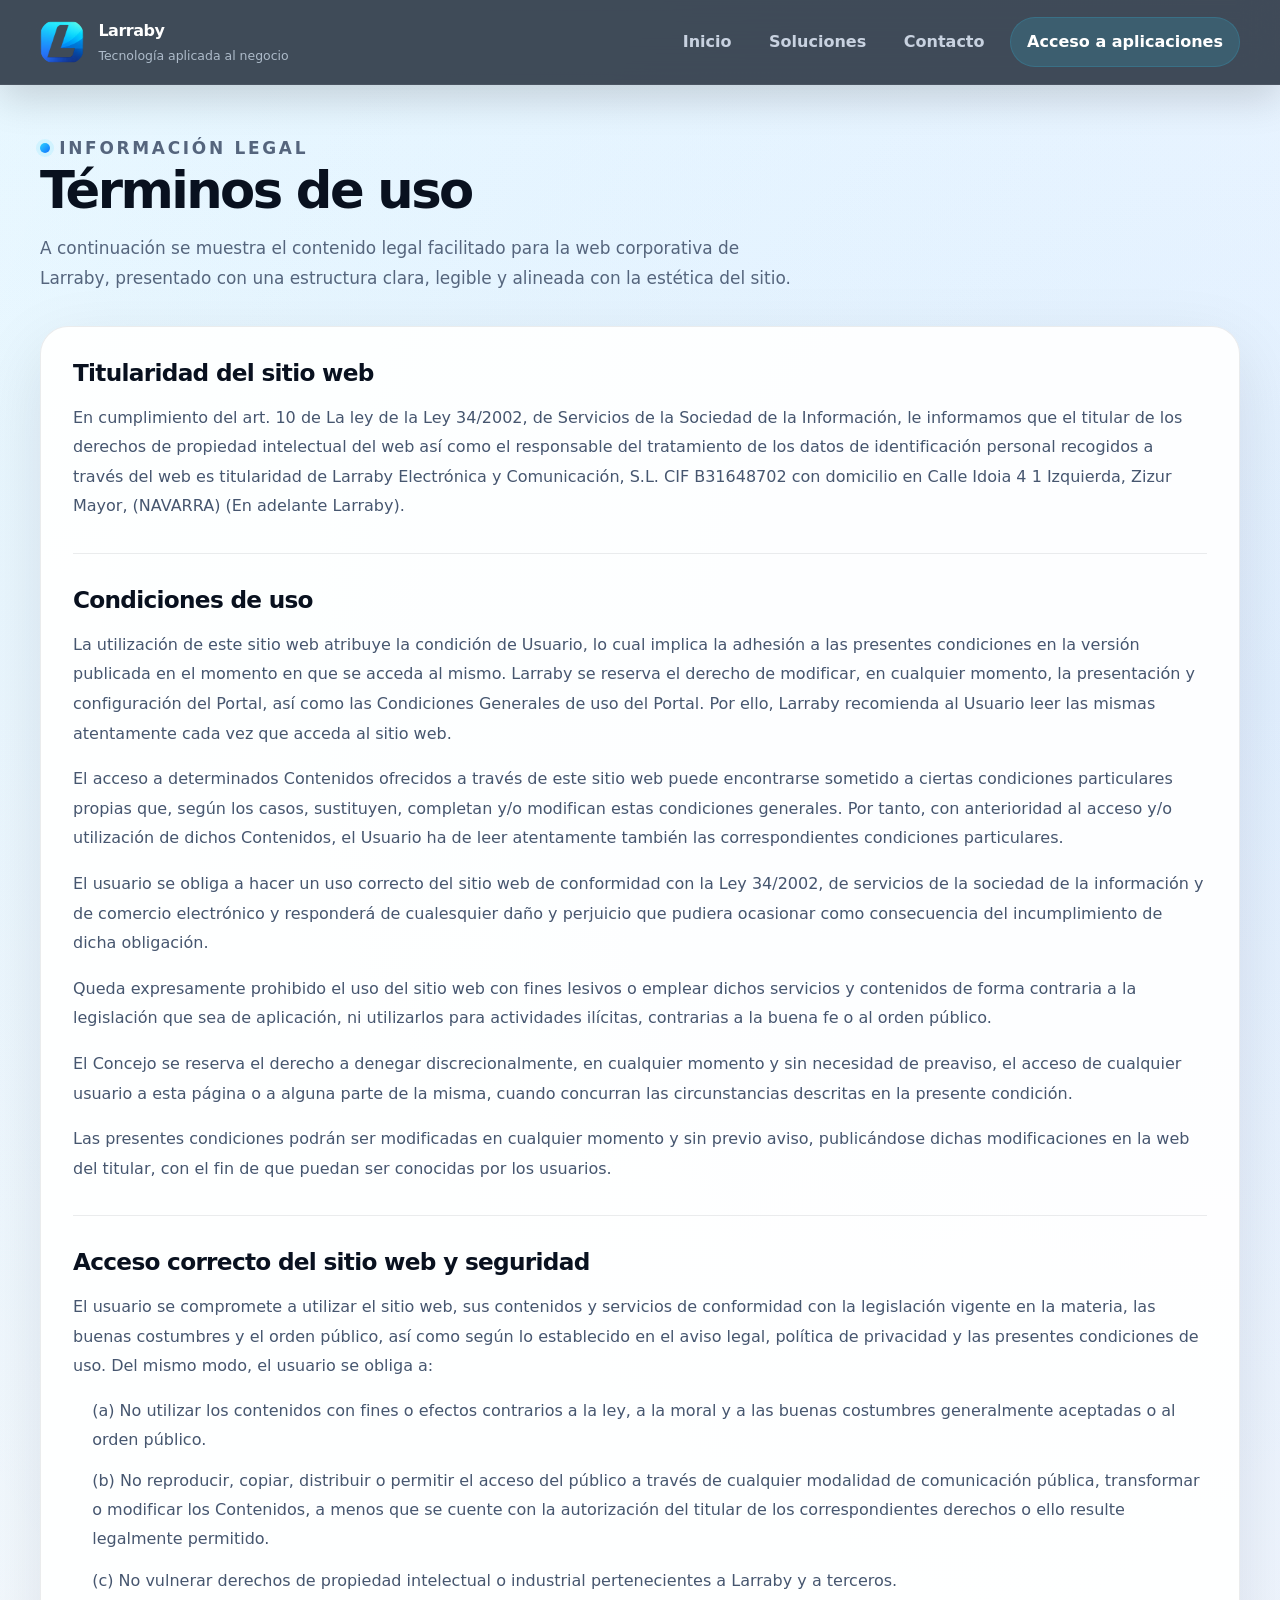
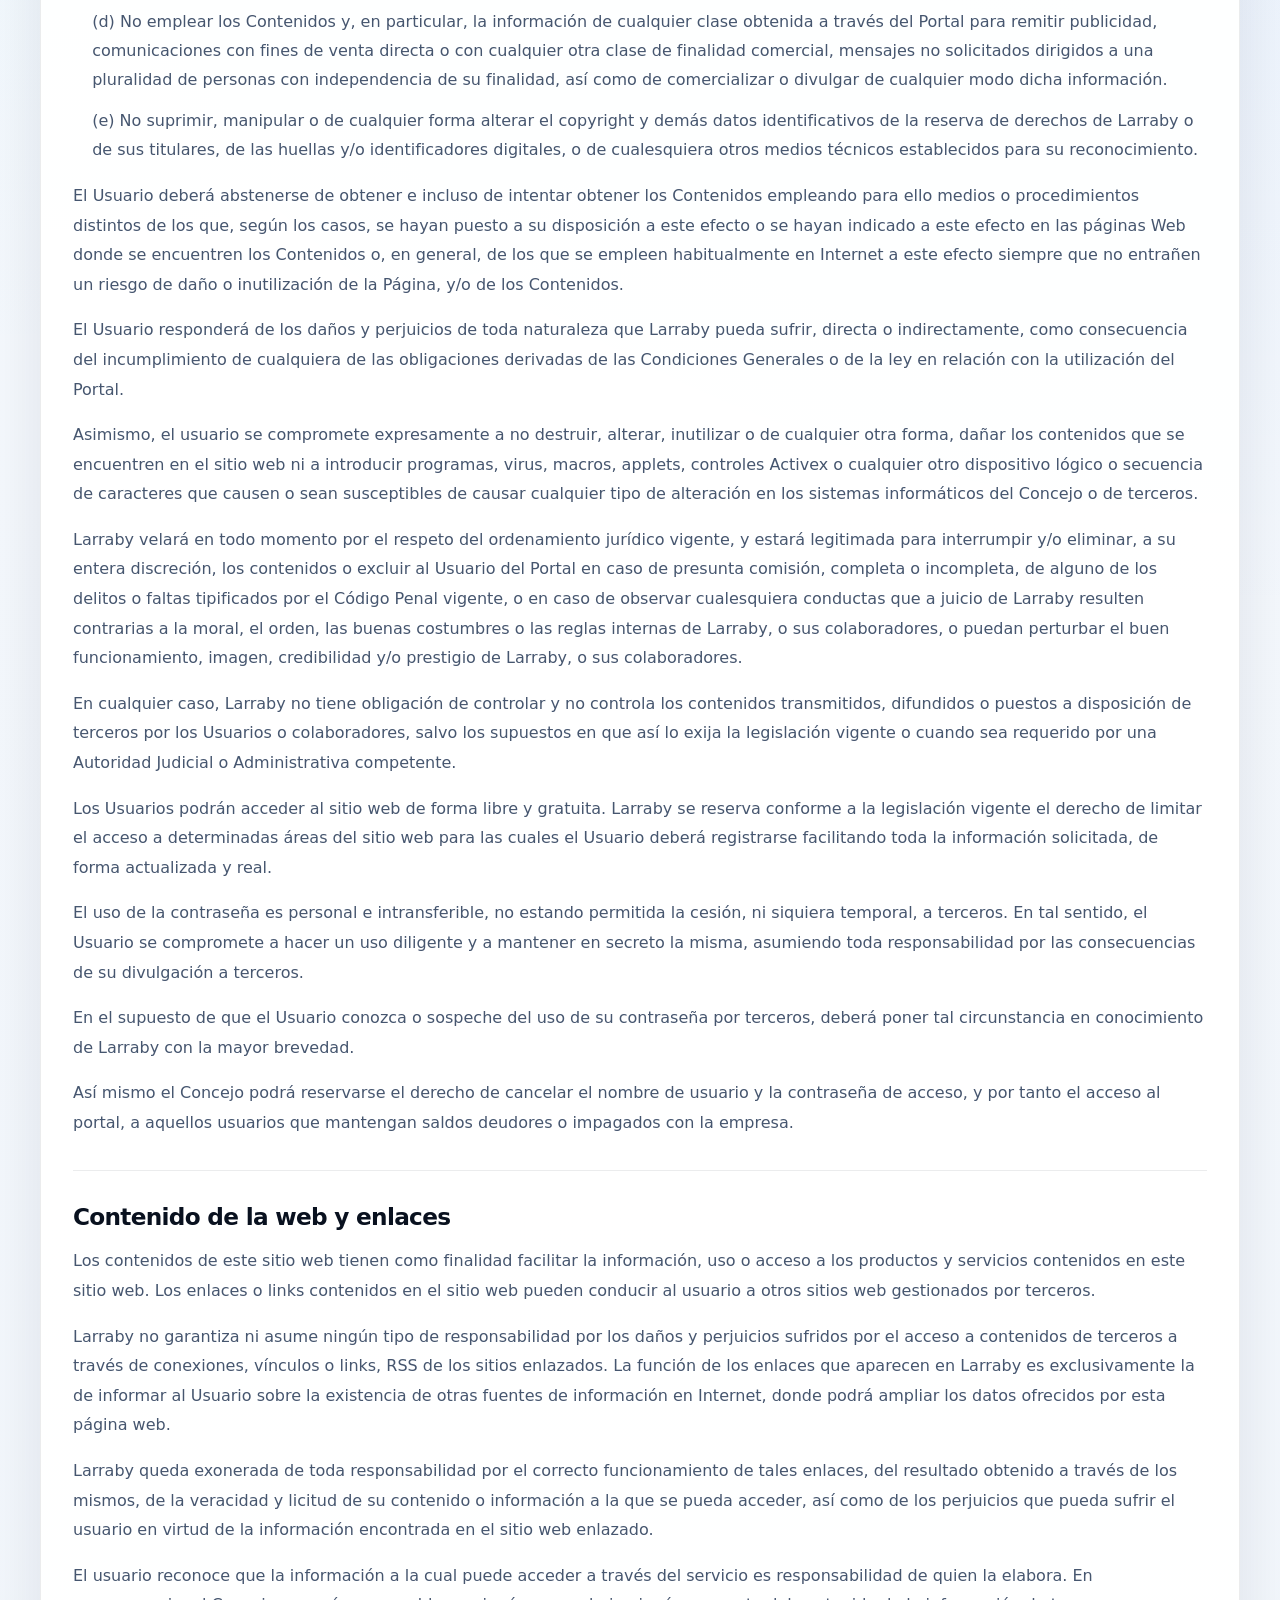
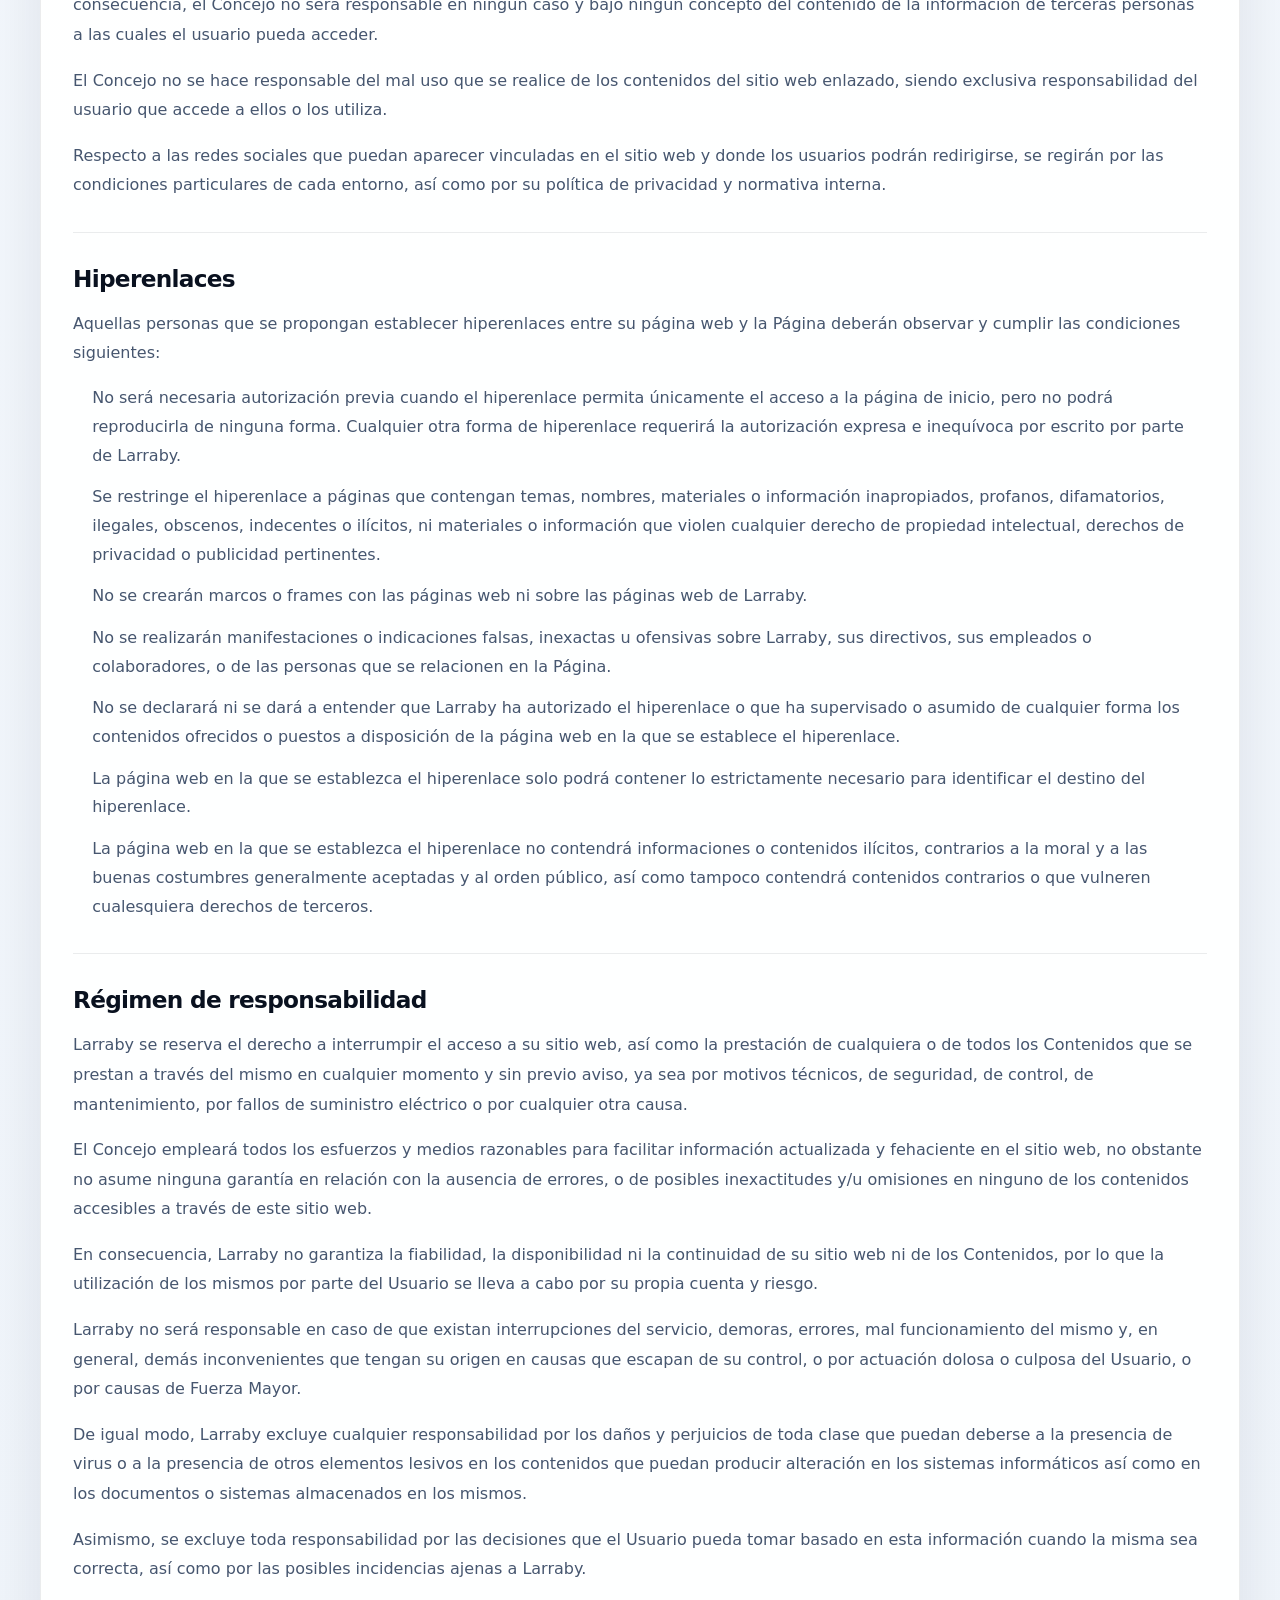
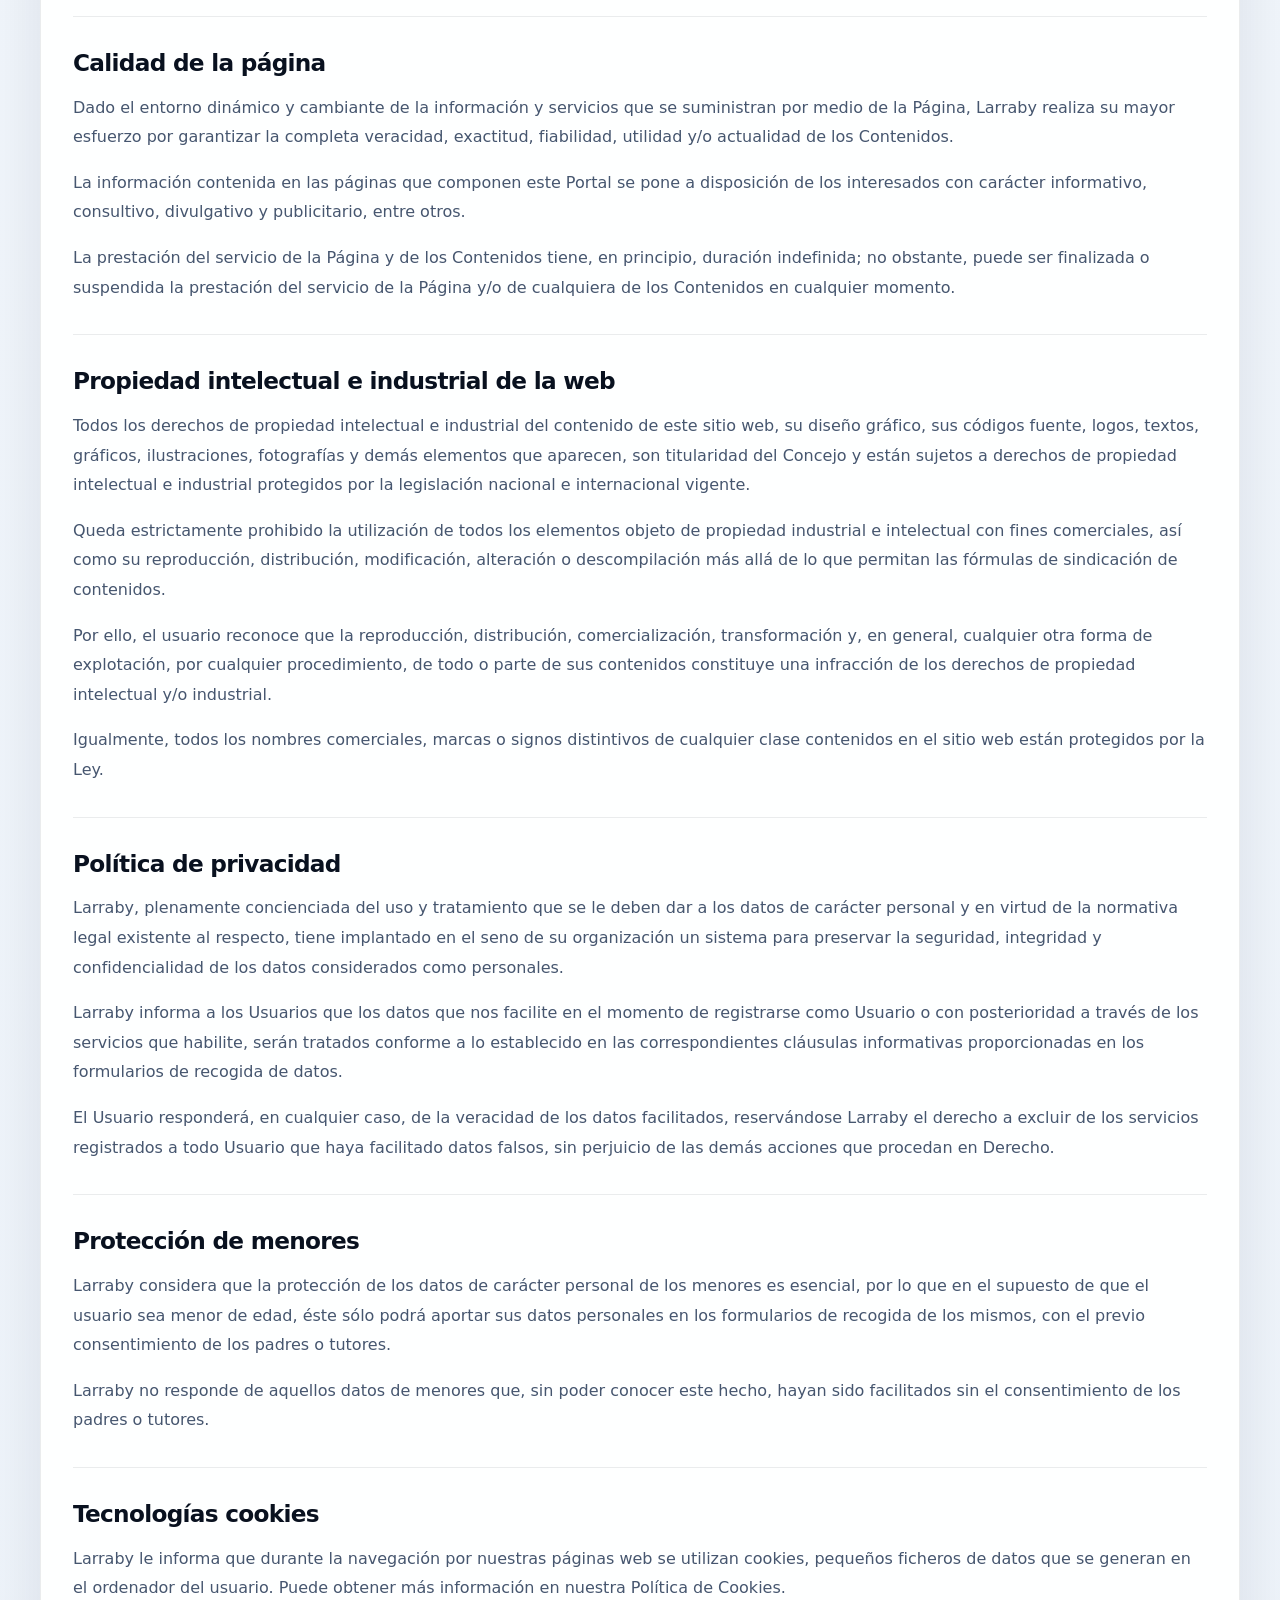
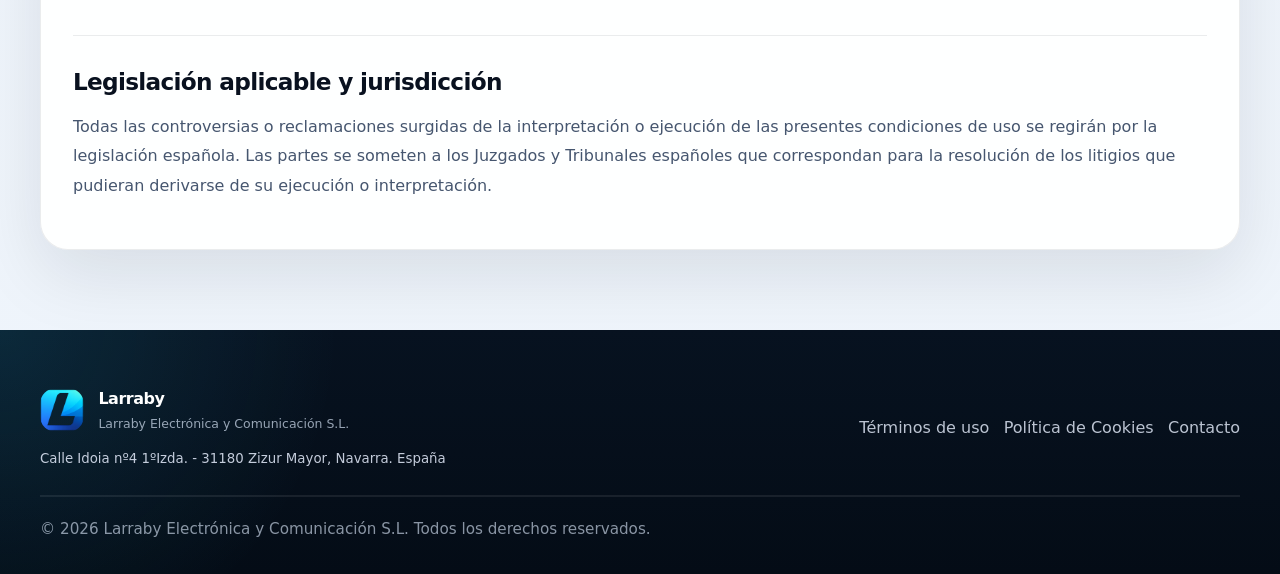
<file: terminos.html>
<!DOCTYPE html>
<html lang="es">

<head>
    <meta charset="UTF-8" />
    <meta name="viewport" content="width=device-width, initial-scale=1.0" />
    <title>Términos de uso | Larraby</title>
    <meta name="description" content="Términos de uso y aviso legal de Larraby." />
    <link rel="stylesheet" href="styles.css" />
    <link rel="shortcut icon" href="img/larraby.png" type="image/x-icon">

    <style>
        body.legal-page {
            margin: 0;
            font-family: Inter, ui-sans-serif, system-ui, -apple-system, BlinkMacSystemFont, "Segoe UI", sans-serif;
            color: var(--color-text, #09111f);
            background:
                radial-gradient(circle at 0% 0%, rgba(45, 212, 255, 0.08), transparent 28%),
                radial-gradient(circle at 100% 10%, rgba(15, 111, 255, 0.08), transparent 24%),
                linear-gradient(180deg, #f8fbff 0%, #eef4fb 100%);
        }

        .legal-header {
            position: sticky;
            top: 0;
            z-index: 999;
            background: rgba(7, 18, 32, 0.75);
            backdrop-filter: blur(18px);
            border-bottom: 1px solid rgba(255, 255, 255, 0.06);
            box-shadow: 0 14px 38px rgba(0, 0, 0, 0.15);
        }

        .legal-header-inner {
            min-height: 84px;
            display: flex;
            align-items: center;
            justify-content: space-between;
            gap: 1rem;
        }

        .legal-header .brand-text strong {
            color: #ffffff;
        }

        .legal-header .brand-text small {
            color: rgba(220, 233, 250, 0.7);
        }

        .brand-mark {
            width: 2.75rem;
            height: 2.75rem;
            display: grid;
            place-items: center;
            border-radius: 1rem;
            overflow: hidden;
            background: transparent;
            box-shadow: none;
            flex-shrink: 0;
        }

        .brand-logo {
            width: 100%;
            height: 100%;
            object-fit: contain;
            display: block;
        }

        .legal-main {
            padding: 3rem 0 5rem;
        }

        .legal-hero {
            margin-bottom: 2rem;
        }

        .legal-hero h1 {
            font-size: clamp(2.2rem, 4vw, 3.6rem);
            line-height: 1.04;
            letter-spacing: -0.05em;
            margin: 0 0 1rem;
            color: #09111f;
        }

        .legal-hero p {
            max-width: 70ch;
            color: #55657d;
            font-size: 1.06rem;
            line-height: 1.8;
            margin: 0;
        }

        .legal-card {
            background: rgba(255, 255, 255, 0.92);
            border: 1px solid rgba(9, 17, 31, 0.08);
            border-radius: 28px;
            box-shadow: 0 24px 70px rgba(7, 18, 32, 0.10);
            padding: 2rem;
        }

        .legal-content section+section {
            margin-top: 2rem;
            padding-top: 2rem;
            border-top: 1px solid rgba(9, 17, 31, 0.08);
        }

        .legal-content h2 {
            margin: 0 0 1rem;
            font-size: 1.45rem;
            line-height: 1.2;
            letter-spacing: -0.03em;
            color: #09111f;
        }

        .legal-content p {
            margin: 0 0 1rem;
            color: #46566f;
            font-size: 1rem;
            line-height: 1.85;
        }

        .legal-content ul {
            margin: 0.5rem 0 1rem 1.2rem;
            padding: 0;
            color: #46566f;
        }

        .legal-content li {
            margin-bottom: 0.8rem;
            line-height: 1.8;
        }

        @media (max-width: 768px) {
            .legal-header-inner {
                flex-direction: column;
                align-items: flex-start;
                justify-content: center;
                padding: 1rem 0;
            }

            .legal-card {
                padding: 1.25rem;
                border-radius: 22px;
            }

            .legal-main {
                padding: 2rem 0 4rem;
            }
        }
    </style>
</head>

<body class="legal-page">

    <header class="legal-header">
        <div class="container legal-header-inner">
            <a class="brand" href="index.html" aria-label="Volver a la página principal">
                <span class="brand-mark">
                    <img src="./img/larraby.png" alt="Logo de Larraby" class="brand-logo" />
                </span>
                <span class="brand-text">
                    <strong>Larraby</strong>
                    <small>Tecnología aplicada al negocio</small>
                </span>
            </a>

            <nav class="site-nav" aria-label="Navegación principal">
                <a class="nav-link" href="index.html#inicio">Inicio</a>
                <a class="nav-link" href="index.html#soluciones">Soluciones</a>
                <a class="nav-link" href="index.html#contacto">Contacto</a>
                <a class="nav-link nav-cta" href="index.html#acceso-apps">Acceso a aplicaciones</a>
            </nav>
        </div>
    </header>

    <main class="legal-main">
        <div class="container">
            <div class="legal-hero">
                <p class="eyebrow eyebrow-dark">Información legal</p>
                <h1>Términos de uso</h1>
                <p>
                    A continuación se muestra el contenido legal facilitado para la web corporativa de Larraby,
                    presentado con una estructura clara, legible y alineada con la estética del sitio.
                </p>
            </div>

            <article class="legal-card legal-content">
                <section>
                    <h2>Titularidad del sitio web</h2>
                    <p>
                        En cumplimiento del art. 10 de La ley de la Ley 34/2002, de Servicios de la Sociedad de la
                        Información, le informamos que el titular de los derechos de propiedad intelectual del web así
                        como el responsable del tratamiento de los datos de identificación personal recogidos a través
                        del web es titularidad de Larraby Electrónica y Comunicación, S.L. CIF B31648702 con domicilio
                        en Calle Idoia 4 1 Izquierda, Zizur Mayor, (NAVARRA) (En adelante Larraby).
                    </p>
                </section>

                <section>
                    <h2>Condiciones de uso</h2>
                    <p>
                        La utilización de este sitio web atribuye la condición de Usuario, lo cual implica la adhesión
                        a las presentes condiciones en la versión publicada en el momento en que se acceda al mismo.
                        Larraby se reserva el derecho de modificar, en cualquier momento, la presentación y
                        configuración del Portal, así como las Condiciones Generales de uso del Portal. Por ello,
                        Larraby recomienda al Usuario leer las mismas atentamente cada vez que acceda al sitio web.
                    </p>
                    <p>
                        El acceso a determinados Contenidos ofrecidos a través de este sitio web puede encontrarse
                        sometido a ciertas condiciones particulares propias que, según los casos, sustituyen, completan
                        y/o modifican estas condiciones generales. Por tanto, con anterioridad al acceso y/o
                        utilización de dichos Contenidos, el Usuario ha de leer atentamente también las correspondientes
                        condiciones particulares.
                    </p>
                    <p>
                        El usuario se obliga a hacer un uso correcto del sitio web de conformidad con la Ley 34/2002,
                        de servicios de la sociedad de la información y de comercio electrónico y responderá de
                        cualesquier daño y perjuicio que pudiera ocasionar como consecuencia del incumplimiento de dicha
                        obligación.
                    </p>
                    <p>
                        Queda expresamente prohibido el uso del sitio web con fines lesivos o emplear dichos servicios
                        y contenidos de forma contraria a la legislación que sea de aplicación, ni utilizarlos para
                        actividades ilícitas, contrarias a la buena fe o al orden público.
                    </p>
                    <p>
                        El Concejo se reserva el derecho a denegar discrecionalmente, en cualquier momento y sin
                        necesidad de preaviso, el acceso de cualquier usuario a esta página o a alguna parte de la
                        misma, cuando concurran las circunstancias descritas en la presente condición.
                    </p>
                    <p>
                        Las presentes condiciones podrán ser modificadas en cualquier momento y sin previo aviso,
                        publicándose dichas modificaciones en la web del titular, con el fin de que puedan ser conocidas
                        por los usuarios.
                    </p>
                </section>

                <section>
                    <h2>Acceso correcto del sitio web y seguridad</h2>
                    <p>
                        El usuario se compromete a utilizar el sitio web, sus contenidos y servicios de conformidad con
                        la legislación vigente en la materia, las buenas costumbres y el orden público, así como según
                        lo establecido en el aviso legal, política de privacidad y las presentes condiciones de uso.
                        Del mismo modo, el usuario se obliga a:
                    </p>
                    <ul>
                        <li>(a) No utilizar los contenidos con fines o efectos contrarios a la ley, a la moral y a las
                            buenas costumbres generalmente aceptadas o al orden público.</li>
                        <li>(b) No reproducir, copiar, distribuir o permitir el acceso del público a través de cualquier
                            modalidad de comunicación pública, transformar o modificar los Contenidos, a menos que se
                            cuente con la autorización del titular de los correspondientes derechos o ello resulte
                            legalmente permitido.</li>
                        <li>(c) No vulnerar derechos de propiedad intelectual o industrial pertenecientes a Larraby y a
                            terceros.</li>
                        <li>(d) No emplear los Contenidos y, en particular, la información de cualquier clase obtenida a
                            través del Portal para remitir publicidad, comunicaciones con fines de venta directa o con
                            cualquier otra clase de finalidad comercial, mensajes no solicitados dirigidos a una
                            pluralidad de personas con independencia de su finalidad, así como de comercializar o
                            divulgar de cualquier modo dicha información.</li>
                        <li>(e) No suprimir, manipular o de cualquier forma alterar el copyright y demás datos
                            identificativos de la reserva de derechos de Larraby o de sus titulares, de las huellas y/o
                            identificadores digitales, o de cualesquiera otros medios técnicos establecidos para su
                            reconocimiento.</li>
                    </ul>
                    <p>
                        El Usuario deberá abstenerse de obtener e incluso de intentar obtener los Contenidos empleando
                        para ello medios o procedimientos distintos de los que, según los casos, se hayan puesto a su
                        disposición a este efecto o se hayan indicado a este efecto en las páginas Web donde se
                        encuentren los Contenidos o, en general, de los que se empleen habitualmente en Internet a este
                        efecto siempre que no entrañen un riesgo de daño o inutilización de la Página, y/o de los
                        Contenidos.
                    </p>
                    <p>
                        El Usuario responderá de los daños y perjuicios de toda naturaleza que Larraby pueda sufrir,
                        directa o indirectamente, como consecuencia del incumplimiento de cualquiera de las obligaciones
                        derivadas de las Condiciones Generales o de la ley en relación con la utilización del Portal.
                    </p>
                    <p>
                        Asimismo, el usuario se compromete expresamente a no destruir, alterar, inutilizar o de
                        cualquier otra forma, dañar los contenidos que se encuentren en el sitio web ni a introducir
                        programas, virus, macros, applets, controles Activex o cualquier otro dispositivo lógico o
                        secuencia de caracteres que causen o sean susceptibles de causar cualquier tipo de alteración en
                        los sistemas informáticos del Concejo o de terceros.
                    </p>
                    <p>
                        Larraby velará en todo momento por el respeto del ordenamiento jurídico vigente, y estará
                        legitimada para interrumpir y/o eliminar, a su entera discreción, los contenidos o excluir al
                        Usuario del Portal en caso de presunta comisión, completa o incompleta, de alguno de los delitos
                        o faltas tipificados por el Código Penal vigente, o en caso de observar cualesquiera conductas
                        que a juicio de Larraby resulten contrarias a la moral, el orden, las buenas costumbres o las
                        reglas internas de Larraby, o sus colaboradores, o puedan perturbar el buen funcionamiento,
                        imagen, credibilidad y/o prestigio de Larraby, o sus colaboradores.
                    </p>
                    <p>
                        En cualquier caso, Larraby no tiene obligación de controlar y no controla los contenidos
                        transmitidos, difundidos o puestos a disposición de terceros por los Usuarios o colaboradores,
                        salvo los supuestos en que así lo exija la legislación vigente o cuando sea requerido por una
                        Autoridad Judicial o Administrativa competente.
                    </p>
                    <p>
                        Los Usuarios podrán acceder al sitio web de forma libre y gratuita. Larraby se reserva conforme
                        a la legislación vigente el derecho de limitar el acceso a determinadas áreas del sitio web para
                        las cuales el Usuario deberá registrarse facilitando toda la información solicitada, de forma
                        actualizada y real.
                    </p>
                    <p>
                        El uso de la contraseña es personal e intransferible, no estando permitida la cesión, ni
                        siquiera temporal, a terceros. En tal sentido, el Usuario se compromete a hacer un uso
                        diligente y a mantener en secreto la misma, asumiendo toda responsabilidad por las consecuencias
                        de su divulgación a terceros.
                    </p>
                    <p>
                        En el supuesto de que el Usuario conozca o sospeche del uso de su contraseña por terceros,
                        deberá poner tal circunstancia en conocimiento de Larraby con la mayor brevedad.
                    </p>
                    <p>
                        Así mismo el Concejo podrá reservarse el derecho de cancelar el nombre de usuario y la
                        contraseña de acceso, y por tanto el acceso al portal, a aquellos usuarios que mantengan saldos
                        deudores o impagados con la empresa.
                    </p>
                </section>

                <section>
                    <h2>Contenido de la web y enlaces</h2>
                    <p>
                        Los contenidos de este sitio web tienen como finalidad facilitar la información, uso o acceso a
                        los productos y servicios contenidos en este sitio web. Los enlaces o links contenidos en el
                        sitio web pueden conducir al usuario a otros sitios web gestionados por terceros.
                    </p>
                    <p>
                        Larraby no garantiza ni asume ningún tipo de responsabilidad por los daños y perjuicios
                        sufridos por el acceso a contenidos de terceros a través de conexiones, vínculos o links, RSS
                        de los sitios enlazados. La función de los enlaces que aparecen en Larraby es exclusivamente la
                        de informar al Usuario sobre la existencia de otras fuentes de información en Internet, donde
                        podrá ampliar los datos ofrecidos por esta página web.
                    </p>
                    <p>
                        Larraby queda exonerada de toda responsabilidad por el correcto funcionamiento de tales
                        enlaces, del resultado obtenido a través de los mismos, de la veracidad y licitud de su
                        contenido o información a la que se pueda acceder, así como de los perjuicios que pueda sufrir
                        el usuario en virtud de la información encontrada en el sitio web enlazado.
                    </p>
                    <p>
                        El usuario reconoce que la información a la cual puede acceder a través del servicio es
                        responsabilidad de quien la elabora. En consecuencia, el Concejo no será responsable en ningún
                        caso y bajo ningún concepto del contenido de la información de terceras personas a las cuales el
                        usuario pueda acceder.
                    </p>
                    <p>
                        El Concejo no se hace responsable del mal uso que se realice de los contenidos del sitio web
                        enlazado, siendo exclusiva responsabilidad del usuario que accede a ellos o los utiliza.
                    </p>
                    <p>
                        Respecto a las redes sociales que puedan aparecer vinculadas en el sitio web y donde los
                        usuarios podrán redirigirse, se regirán por las condiciones particulares de cada entorno, así
                        como por su política de privacidad y normativa interna.
                    </p>
                </section>

                <section>
                    <h2>Hiperenlaces</h2>
                    <p>
                        Aquellas personas que se propongan establecer hiperenlaces entre su página web y la Página
                        deberán observar y cumplir las condiciones siguientes:
                    </p>
                    <ul>
                        <li>No será necesaria autorización previa cuando el hiperenlace permita únicamente el acceso a
                            la página de inicio, pero no podrá reproducirla de ninguna forma. Cualquier otra forma de
                            hiperenlace requerirá la autorización expresa e inequívoca por escrito por parte de Larraby.
                        </li>
                        <li>Se restringe el hiperenlace a páginas que contengan temas, nombres, materiales o información
                            inapropiados, profanos, difamatorios, ilegales, obscenos, indecentes o ilícitos, ni
                            materiales o información que violen cualquier derecho de propiedad intelectual, derechos de
                            privacidad o publicidad pertinentes.</li>
                        <li>No se crearán marcos o frames con las páginas web ni sobre las páginas web de Larraby.</li>
                        <li>No se realizarán manifestaciones o indicaciones falsas, inexactas u ofensivas sobre Larraby,
                            sus directivos, sus empleados o colaboradores, o de las personas que se relacionen en la
                            Página.</li>
                        <li>No se declarará ni se dará a entender que Larraby ha autorizado el hiperenlace o que ha
                            supervisado o asumido de cualquier forma los contenidos ofrecidos o puestos a disposición de
                            la página web en la que se establece el hiperenlace.</li>
                        <li>La página web en la que se establezca el hiperenlace solo podrá contener lo estrictamente
                            necesario para identificar el destino del hiperenlace.</li>
                        <li>La página web en la que se establezca el hiperenlace no contendrá informaciones o contenidos
                            ilícitos, contrarios a la moral y a las buenas costumbres generalmente aceptadas y al orden
                            público, así como tampoco contendrá contenidos contrarios o que vulneren cualesquiera
                            derechos de terceros.</li>
                    </ul>
                </section>

                <section>
                    <h2>Régimen de responsabilidad</h2>
                    <p>
                        Larraby se reserva el derecho a interrumpir el acceso a su sitio web, así como la prestación
                        de cualquiera o de todos los Contenidos que se prestan a través del mismo en cualquier momento y
                        sin previo aviso, ya sea por motivos técnicos, de seguridad, de control, de mantenimiento, por
                        fallos de suministro eléctrico o por cualquier otra causa.
                    </p>
                    <p>
                        El Concejo empleará todos los esfuerzos y medios razonables para facilitar información
                        actualizada y fehaciente en el sitio web, no obstante no asume ninguna garantía en relación con
                        la ausencia de errores, o de posibles inexactitudes y/u omisiones en ninguno de los contenidos
                        accesibles a través de este sitio web.
                    </p>
                    <p>
                        En consecuencia, Larraby no garantiza la fiabilidad, la disponibilidad ni la continuidad de su
                        sitio web ni de los Contenidos, por lo que la utilización de los mismos por parte del Usuario se
                        lleva a cabo por su propia cuenta y riesgo.
                    </p>
                    <p>
                        Larraby no será responsable en caso de que existan interrupciones del servicio, demoras,
                        errores, mal funcionamiento del mismo y, en general, demás inconvenientes que tengan su origen
                        en causas que escapan de su control, o por actuación dolosa o culposa del Usuario, o por causas
                        de Fuerza Mayor.
                    </p>
                    <p>
                        De igual modo, Larraby excluye cualquier responsabilidad por los daños y perjuicios de toda
                        clase que puedan deberse a la presencia de virus o a la presencia de otros elementos lesivos en
                        los contenidos que puedan producir alteración en los sistemas informáticos así como en los
                        documentos o sistemas almacenados en los mismos.
                    </p>
                    <p>
                        Asimismo, se excluye toda responsabilidad por las decisiones que el Usuario pueda tomar basado
                        en esta información cuando la misma sea correcta, así como por las posibles incidencias ajenas a
                        Larraby.
                    </p>
                </section>

                <section>
                    <h2>Calidad de la página</h2>
                    <p>
                        Dado el entorno dinámico y cambiante de la información y servicios que se suministran por medio
                        de la Página, Larraby realiza su mayor esfuerzo por garantizar la completa veracidad, exactitud,
                        fiabilidad, utilidad y/o actualidad de los Contenidos.
                    </p>
                    <p>
                        La información contenida en las páginas que componen este Portal se pone a disposición de los
                        interesados con carácter informativo, consultivo, divulgativo y publicitario, entre otros.
                    </p>
                    <p>
                        La prestación del servicio de la Página y de los Contenidos tiene, en principio, duración
                        indefinida; no obstante, puede ser finalizada o suspendida la prestación del servicio de la
                        Página y/o de cualquiera de los Contenidos en cualquier momento.
                    </p>
                </section>

                <section>
                    <h2>Propiedad intelectual e industrial de la web</h2>
                    <p>
                        Todos los derechos de propiedad intelectual e industrial del contenido de este sitio web, su
                        diseño gráfico, sus códigos fuente, logos, textos, gráficos, ilustraciones, fotografías y demás
                        elementos que aparecen, son titularidad del Concejo y están sujetos a derechos de propiedad
                        intelectual e industrial protegidos por la legislación nacional e internacional vigente.
                    </p>
                    <p>
                        Queda estrictamente prohibido la utilización de todos los elementos objeto de propiedad
                        industrial e intelectual con fines comerciales, así como su reproducción, distribución,
                        modificación, alteración o descompilación más allá de lo que permitan las fórmulas de
                        sindicación de contenidos.
                    </p>
                    <p>
                        Por ello, el usuario reconoce que la reproducción, distribución, comercialización,
                        transformación y, en general, cualquier otra forma de explotación, por cualquier procedimiento,
                        de todo o parte de sus contenidos constituye una infracción de los derechos de propiedad
                        intelectual y/o industrial.
                    </p>
                    <p>
                        Igualmente, todos los nombres comerciales, marcas o signos distintivos de cualquier clase
                        contenidos en el sitio web están protegidos por la Ley.
                    </p>
                </section>

                <section>
                    <h2>Política de privacidad</h2>
                    <p>
                        Larraby, plenamente concienciada del uso y tratamiento que se le deben dar a los datos de
                        carácter personal y en virtud de la normativa legal existente al respecto, tiene implantado en
                        el seno de su organización un sistema para preservar la seguridad, integridad y confidencialidad
                        de los datos considerados como personales.
                    </p>
                    <p>
                        Larraby informa a los Usuarios que los datos que nos facilite en el momento de registrarse como
                        Usuario o con posterioridad a través de los servicios que habilite, serán tratados conforme a lo
                        establecido en las correspondientes cláusulas informativas proporcionadas en los formularios de
                        recogida de datos.
                    </p>
                    <p>
                        El Usuario responderá, en cualquier caso, de la veracidad de los datos facilitados,
                        reservándose Larraby el derecho a excluir de los servicios registrados a todo Usuario que haya
                        facilitado datos falsos, sin perjuicio de las demás acciones que procedan en Derecho.
                    </p>
                </section>

                <section>
                    <h2>Protección de menores</h2>
                    <p>
                        Larraby considera que la protección de los datos de carácter personal de los menores es
                        esencial, por lo que en el supuesto de que el usuario sea menor de edad, éste sólo podrá aportar
                        sus datos personales en los formularios de recogida de los mismos, con el previo consentimiento
                        de los padres o tutores.
                    </p>
                    <p>
                        Larraby no responde de aquellos datos de menores que, sin poder conocer este hecho, hayan sido
                        facilitados sin el consentimiento de los padres o tutores.
                    </p>
                </section>

                <section>
                    <h2>Tecnologías cookies</h2>
                    <p>
                        Larraby le informa que durante la navegación por nuestras páginas web se utilizan cookies,
                        pequeños ficheros de datos que se generan en el ordenador del usuario. Puede obtener más
                        información en nuestra Política de Cookies.
                    </p>
                </section>

                <section>
                    <h2>Legislación aplicable y jurisdicción</h2>
                    <p>
                        Todas las controversias o reclamaciones surgidas de la interpretación o ejecución de las
                        presentes condiciones de uso se regirán por la legislación española. Las partes se someten a los
                        Juzgados y Tribunales españoles que correspondan para la resolución de los litigios que pudieran
                        derivarse de su ejecución o interpretación.
                    </p>
                </section>
            </article>
        </div>
    </main>

    <footer class="site-footer">
        <div class="container footer-top">
            <div class="footer-branding">
                <a class="brand footer-brand" href="index.html#inicio" aria-label="Ir al inicio de Larraby">
                    <span class="brand-mark">
                        <img src="./img/larraby.png" alt="Logo de Larraby" class="brand-logo">
                    </span>
                    <span class="brand-text">
                        <strong>Larraby</strong>
                        <small>Larraby Electrónica y Comunicación S.L.</small>
                    </span>
                </a>
                <small class="brand-text">Calle Idoia nº4 1ºIzda. - 31180 Zizur Mayor, Navarra. España</small>
            </div>

            <div class="footer-links">
                <a class="footer-link" href="terminos.html">Términos de uso</a>
                <a class="footer-link" href="cookies.html">Política de Cookies</a>
                <a class="footer-link" href="index.html#contacto">Contacto</a>
            </div>
        </div>

        <div class="container footer-bottom">
            <p>© 2026 Larraby Electrónica y Comunicación S.L. Todos los derechos reservados.</p>
        </div>
    </footer>
</body>

</html>
</file>
<file: styles.css>
/* ==========================================
   LARRABY - ESTILOS GLOBALES
   Cambia colores, sombras y radios desde :root
========================================== */
:root {
  --color-bg: #f3f7fb;
  --color-bg-soft: #edf4fb;
  --color-surface: rgba(255, 255, 255, 0.88);
  --color-surface-strong: #ffffff;
  --color-surface-dark: rgba(9, 17, 31, 0.78);
  --color-text: #09111f;
  --color-text-soft: #4a5a73;
  --color-text-muted: #73839d;
  --color-white: #ffffff;
  --color-border: rgba(9, 17, 31, 0.08);
  --color-border-strong: rgba(9, 17, 31, 0.14);
  --color-primary: #2dd4ff;
  --color-primary-strong: #17b8ff;
  --color-primary-deep: #0f6fff;
  --color-dark: #071220;
  --color-dark-2: #0b1728;
  --color-dark-3: #10203a;
  --color-success: #2fd48f;
  --shadow-xs: 0 6px 18px rgba(7, 18, 32, 0.06);
  --shadow-sm: 0 14px 35px rgba(7, 18, 32, 0.08);
  --shadow-md: 0 24px 60px rgba(7, 18, 32, 0.12);
  --shadow-lg: 0 30px 90px rgba(7, 18, 32, 0.18);
  --radius-sm: 16px;
  --radius-md: 22px;
  --radius-lg: 30px;
  --radius-xl: 38px;
  --container-width: 1200px;
  --header-height: 84px;
  --transition-fast: 0.22s ease;
  --transition-base: 0.35s ease;
  --transition-slow: 0.6s cubic-bezier(0.22, 1, 0.36, 1);
}

/* ==========================================
   RESET Y BASE
========================================== */
* {
  box-sizing: border-box;
}

html {
  scroll-behavior: smooth;
}

body {
  margin: 0;
  font-family: Inter, ui-sans-serif, system-ui, -apple-system, BlinkMacSystemFont, "Segoe UI", sans-serif;
  color: var(--color-text);
  background:
    radial-gradient(circle at 0% 0%, rgba(45, 212, 255, 0.08), transparent 32%),
    radial-gradient(circle at 100% 10%, rgba(15, 111, 255, 0.07), transparent 26%),
    linear-gradient(180deg, #f8fbff 0%, var(--color-bg) 100%);
  line-height: 1.65;
  -webkit-font-smoothing: antialiased;
  text-rendering: optimizeLegibility;
}

body.menu-open {
  overflow: hidden;
}

a {
  color: inherit;
  text-decoration: none;
}

img {
  display: block;
  max-width: 100%;
}

svg {
  display: block;
  width: 100%;
  height: 100%;
}

button,
input,
textarea {
  font: inherit;
}

button {
  cursor: pointer;
}

textarea {
  resize: vertical;
}

::selection {
  background: rgba(45, 212, 255, 0.28);
  color: var(--color-text);
}

h1,
h2,
h3,
p,
ul {
  margin: 0;
}

ul {
  padding: 0;
  list-style: none;
}

main {
  overflow: clip;
}

.container {
  width: min(calc(100% - 2rem), var(--container-width));
  margin-inline: auto;
}


.eyebrow {
  display: inline-flex;
  align-items: center;
  gap: 0.55rem;
  margin-bottom: 1rem;
  font-size: 0.78rem;
  font-weight: 800;
  letter-spacing: 0.16em;
  text-transform: uppercase;
  color: rgba(198, 245, 255, 0.88);
}

.eyebrow::before {
  content: "";
  width: 0.65rem;
  height: 0.65rem;
  border-radius: 999px;
  background: linear-gradient(135deg, var(--color-primary), var(--color-primary-deep));
  box-shadow: 0 0 0 0.25rem rgba(45, 212, 255, 0.12);
}

.eyebrow-dark {
  color: var(--color-primary-deep);
}

.section {
  position: relative;
  padding: 7rem 0;
}

.section-light {
  color: var(--color-text);
}

.section-dark {
  background:
    radial-gradient(circle at 5% 10%, rgba(45, 212, 255, 0.11), transparent 24%),
    radial-gradient(circle at 95% 0%, rgba(15, 111, 255, 0.12), transparent 24%),
    linear-gradient(180deg, var(--color-dark) 0%, var(--color-dark-2) 100%);
  color: rgba(236, 244, 255, 0.94);
}

.section-heading {
  max-width: 780px;
  margin-bottom: 3rem;
}

.section-heading h2 {
  font-size: clamp(2rem, 3vw, 3.25rem);
  line-height: 1.08;
  letter-spacing: -0.04em;
  margin-bottom: 1rem;
}

.section-heading p:last-child {
  color: var(--color-text-soft);
  font-size: 1.05rem;
  max-width: 68ch;
}

.section-heading-dark p:last-child {
  color: rgba(219, 234, 254, 0.72);
}

.cards-grid {
  display: grid;
  gap: 1.35rem;
}

.card {
  position: relative;
  display: flex;
  flex-direction: column;
  gap: 1rem;
  min-height: 100%;
  padding: 1.65rem;
  border: 1px solid var(--color-border);
  border-radius: var(--radius-md);
  background: linear-gradient(180deg, rgba(255, 255, 255, 0.98), rgba(250, 252, 255, 0.94));
  box-shadow: var(--shadow-sm);
  transition:
    transform var(--transition-base),
    box-shadow var(--transition-base),
    border-color var(--transition-base),
    background var(--transition-base);
}

.card:hover {
  transform: translateY(-8px);
  box-shadow: var(--shadow-lg);
  border-color: rgba(23, 184, 255, 0.22);
}

.section-dark .card {
  background: linear-gradient(180deg, rgba(255, 255, 255, 0.06), rgba(255, 255, 255, 0.03));
  border-color: rgba(148, 163, 184, 0.16);
  box-shadow: none;
  backdrop-filter: blur(16px);
}

.section-dark .card:hover {
  border-color: rgba(45, 212, 255, 0.28);
  box-shadow: 0 22px 70px rgba(0, 0, 0, 0.2);
}

.icon-wrap {
  width: 3.65rem;
  height: 3.65rem;
  display: inline-grid;
  place-items: center;
  border-radius: 1.15rem;
  background: linear-gradient(135deg, rgba(15, 111, 255, 0.12), rgba(45, 212, 255, 0.18));
  color: var(--color-primary-deep);
  box-shadow: inset 0 0 0 1px rgba(255, 255, 255, 0.5);
}

.icon-wrap svg {
  width: 1.65rem;
  height: 1.65rem;
}

.icon-wrap-dark {
  color: var(--color-primary);
  background: linear-gradient(135deg, rgba(45, 212, 255, 0.12), rgba(15, 111, 255, 0.14));
  box-shadow: inset 0 0 0 1px rgba(255, 255, 255, 0.06);
}

.btn {
  position: relative;
  display: inline-flex;
  align-items: center;
  justify-content: center;
  gap: 0.6rem;
  min-height: 3.5rem;
  padding: 0.92rem 1.35rem;
  border: 1px solid transparent;
  border-radius: 1rem;
  font-size: 0.98rem;
  font-weight: 700;
  letter-spacing: -0.02em;
  transition:
    transform var(--transition-fast),
    box-shadow var(--transition-fast),
    background var(--transition-fast),
    border-color var(--transition-fast),
    color var(--transition-fast);
}

.btn:hover {
  transform: translateY(-2px);
}

.btn:focus-visible,
.nav-link:focus-visible,
.menu-toggle:focus-visible,
.link-button:focus-visible,
input:focus-visible,
textarea:focus-visible,
summary:focus-visible {
  outline: 2px solid rgba(45, 212, 255, 0.9);
  outline-offset: 3px;
}

.btn-primary {
  color: var(--color-dark);
  background: linear-gradient(135deg, #7de8ff 0%, #28c8ff 50%, #3c87ff 100%);
  box-shadow: 0 16px 40px rgba(23, 184, 255, 0.26);
}

.btn-primary:hover {
  box-shadow: 0 22px 50px rgba(23, 184, 255, 0.3);
}

.btn-secondary {
  color: var(--color-text);
  background: rgba(255, 255, 255, 0.84);
  border-color: rgba(9, 17, 31, 0.08);
  box-shadow: var(--shadow-xs);
}

.hero .btn-secondary,
.access-card .btn-secondary {
  color: var(--color-white);
  background: rgba(255, 255, 255, 0.06);
  border-color: rgba(255, 255, 255, 0.14);
  box-shadow: none;
}

.link-button {
  display: inline-flex;
  align-items: center;
  gap: 0.45rem;
  margin-top: auto;
  font-weight: 700;
  color: var(--color-primary-deep);
}

.link-button svg {
  width: 1rem;
  height: 1rem;
  transition: transform var(--transition-fast);
}

.link-button:hover svg {
  transform: translateX(4px);
}

.section-dark .link-button {
  color: var(--color-primary);
}

/* ==========================================
   HEADER / NAVBAR
========================================== */
.site-header {
  position: fixed;
  inset: 0 0 auto 0;
  z-index: 1000;
  transition:
    background var(--transition-base),
    box-shadow var(--transition-base),
    backdrop-filter var(--transition-base),
    border-color var(--transition-base);
}

.site-header.scrolled {
  background: rgba(7, 18, 32, 0.75);
  backdrop-filter: blur(18px);
  border-bottom: 1px solid rgba(255, 255, 255, 0.06);
  box-shadow: 0 14px 38px rgba(0, 0, 0, 0.15);
}

.header-inner {
  min-height: var(--header-height);
  display: flex;
  align-items: center;
  justify-content: space-between;
  gap: 1rem;
}

.brand {
  display: inline-flex;
  align-items: center;
  gap: 0.9rem;
}

.brand-mark {
  width: 2.75rem;
  height: 2.75rem;
  display: grid;
  place-items: center;
  border-radius: 1rem;
  overflow: hidden;
  background: transparent;
  box-shadow: none;
  flex-shrink: 0;
}
.brand-logo {
  width: 100%;
  height: 100%;
  object-fit: contain;
  display: block;
}

.brand-text {
  display: flex;
  flex-direction: column;
  gap: 0.1rem;
}

.brand-text strong {
  font-size: 1rem;
  letter-spacing: -0.03em;
  color: var(--color-white);
}

.brand-text small {
  font-size: 0.78rem;
  color: rgba(220, 233, 250, 0.7);
}

.site-nav {
  display: flex;
  align-items: center;
  gap: 0.35rem;
}

.nav-link {
  position: relative;
  display: inline-flex;
  align-items: center;
  justify-content: center;
  min-height: 2.8rem;
  padding: 0.7rem 1rem;
  border-radius: 999px;
  color: rgba(232, 240, 255, 0.82);
  font-weight: 600;
  transition:
    color var(--transition-fast),
    background var(--transition-fast),
    transform var(--transition-fast),
    box-shadow var(--transition-fast);
}

.nav-link:hover,
.nav-link.active {
  color: var(--color-white);
  background: rgba(255, 255, 255, 0.08);
}

.nav-cta {
  margin-left: 0.25rem;
  background: rgba(45, 212, 255, 0.14);
  border: 1px solid rgba(45, 212, 255, 0.16);
  color: var(--color-white);
}

.nav-cta:hover {
  background: rgba(45, 212, 255, 0.2);
}

.menu-toggle {
  display: none;
  width: 3.2rem;
  height: 3.2rem;
  padding: 0;
  border: 1px solid rgba(255, 255, 255, 0.14);
  border-radius: 1rem;
  background: rgba(255, 255, 255, 0.06);
}

.menu-toggle span {
  display: block;
  width: 1.35rem;
  height: 2px;
  margin: 0.22rem auto;
  border-radius: 999px;
  background: var(--color-white);
  transition: transform var(--transition-fast), opacity var(--transition-fast);
}

.menu-toggle.is-open span:nth-child(1) {
  transform: translateY(6px) rotate(45deg);
}

.menu-toggle.is-open span:nth-child(2) {
  opacity: 0;
}

.menu-toggle.is-open span:nth-child(3) {
  transform: translateY(-6px) rotate(-45deg);
}

/* ==========================================
   HERO
========================================== */
.hero {
  position: relative;
  min-height: 100svh;
  display: flex;
  align-items: center;
  padding: calc(var(--header-height) + 2.2rem) 0 5rem;
  background:
    radial-gradient(circle at 10% 10%, rgba(45, 212, 255, 0.1), transparent 24%),
    radial-gradient(circle at 90% 20%, rgba(60, 135, 255, 0.14), transparent 20%),
    linear-gradient(135deg, #040c16 0%, #071220 45%, #0c1b32 100%);
  color: var(--color-white);
}

.hero-background {
  position: absolute;
  inset: 0;
  overflow: hidden;
  pointer-events: none;
}

.hero-grid-pattern {
  position: absolute;
  inset: 0;
  opacity: 0.3;
  background-image:
    linear-gradient(rgba(125, 232, 255, 0.09) 1px, transparent 1px),
    linear-gradient(90deg, rgba(125, 232, 255, 0.08) 1px, transparent 1px);
  background-size: 70px 70px;
  mask-image: radial-gradient(circle at center, #000 18%, transparent 82%);
}

.hero-glow,
.hero-ring {
  position: absolute;
  border-radius: 999px;
}

.hero-glow-1 {
  width: 28rem;
  height: 28rem;
  left: -8rem;
  bottom: -10rem;
  background: radial-gradient(circle, rgba(45, 212, 255, 0.18), transparent 68%);
  filter: blur(12px);
}

.hero-glow-2 {
  width: 24rem;
  height: 24rem;
  right: -6rem;
  top: 4rem;
  background: radial-gradient(circle, rgba(60, 135, 255, 0.2), transparent 68%);
  filter: blur(16px);
}

.hero-ring-1 {
  width: 24rem;
  height: 24rem;
  right: 15%;
  top: 18%;
  border: 1px solid rgba(125, 232, 255, 0.08);
}

.hero-ring-2 {
  width: 36rem;
  height: 36rem;
  right: 6%;
  bottom: -8rem;
  border: 1px solid rgba(125, 232, 255, 0.05);
}

.hero-grid {
  position: relative;
  display: grid;
  grid-template-columns: minmax(0, 1.02fr) minmax(0, 0.98fr);
  gap: 3rem;
  align-items: center;
}

.hero-copy {
  position: relative;
  z-index: 2;
}

.hero-copy h1 {
  max-width: 8ch;
  font-size: clamp(3.1rem, 8vw, 5.7rem);
  line-height: 0.94;
  letter-spacing: -0.07em;
  margin-bottom: 1.4rem;
}

.hero-description {
  max-width: 62ch;
  color: rgba(232, 240, 255, 0.8);
  font-size: clamp(1rem, 1.5vw, 1.18rem);
}

.hero-actions {
  display: flex;
  flex-wrap: wrap;
  gap: 0.85rem;
  margin-top: 2rem;
}

.hero-highlights {
  display: flex;
  flex-wrap: wrap;
  gap: 0.8rem;
  margin-top: 2rem;
}

.hero-highlights li {
  padding: 0.72rem 0.95rem;
  border-radius: 999px;
  border: 1px solid rgba(255, 255, 255, 0.1);
  background: rgba(255, 255, 255, 0.05);
  color: rgba(232, 240, 255, 0.88);
  box-shadow: inset 0 1px 0 rgba(255, 255, 255, 0.05);
}

.hero-visual {
  position: relative;
  z-index: 1;
  min-height: 37rem;
}

.hero-panel {
  position: relative;
  overflow: hidden;
  padding: 1.25rem;
  border: 1px solid rgba(255, 255, 255, 0.1);
  border-radius: var(--radius-lg);
  background: linear-gradient(180deg, rgba(255, 255, 255, 0.08), rgba(255, 255, 255, 0.03));
  box-shadow: 0 30px 90px rgba(0, 0, 0, 0.35);
  backdrop-filter: blur(18px);
}

.hero-panel::before {
  content: "";
  position: absolute;
  inset: auto -8rem -8rem auto;
  width: 18rem;
  height: 18rem;
  border-radius: 999px;
  background: radial-gradient(circle, rgba(45, 212, 255, 0.18), transparent 68%);
}

.panel-header {
  position: relative;
  z-index: 1;
  display: flex;
  align-items: center;
  justify-content: space-between;
  gap: 1rem;
  margin-bottom: 1rem;
}

.panel-pill {
  display: inline-flex;
  align-items: center;
  min-height: 2.2rem;
  padding: 0.4rem 0.75rem;
  border-radius: 999px;
  background: rgba(255, 255, 255, 0.08);
  color: rgba(235, 244, 255, 0.86);
  font-size: 0.82rem;
  font-weight: 700;
}

.panel-status {
  display: inline-flex;
  align-items: center;
  gap: 0.55rem;
  font-size: 0.82rem;
  color: rgba(208, 242, 255, 0.82);
}

.panel-status::before {
  content: "";
  width: 0.65rem;
  height: 0.65rem;
  border-radius: 999px;
  background: var(--color-success);
  box-shadow: 0 0 0 0.35rem rgba(47, 212, 143, 0.12);
}

.panel-grid {
  position: relative;
  z-index: 1;
  display: grid;
  grid-template-columns: minmax(0, 1.15fr) minmax(0, 0.85fr);
  gap: 1rem;
}

.visual-card {
  padding: 1.25rem;
  border-radius: 1.35rem;
  border: 1px solid rgba(255, 255, 255, 0.08);
  background: rgba(7, 18, 32, 0.52);
  box-shadow: inset 0 1px 0 rgba(255, 255, 255, 0.03);
}

.visual-card-large {
  display: flex;
  flex-direction: column;
  justify-content: space-between;
  min-height: 18.5rem;
  grid-row: span 2;
  background:
    radial-gradient(circle at 80% 12%, rgba(45, 212, 255, 0.16), transparent 26%),
    linear-gradient(180deg, rgba(7, 18, 32, 0.76), rgba(7, 18, 32, 0.56));
}

.visual-kicker {
  display: inline-block;
  margin-bottom: 0.85rem;
  color: rgba(125, 232, 255, 0.86);
  font-size: 0.82rem;
  font-weight: 800;
  letter-spacing: 0.08em;
  text-transform: uppercase;
}

.visual-card-large h2 {
  max-width: 12ch;
  font-size: clamp(1.5rem, 2.3vw, 2.1rem);
  line-height: 1.06;
  letter-spacing: -0.04em;
}

.visual-card-large p {
  max-width: 30ch;
  color: rgba(220, 233, 250, 0.78);
}

.visual-tags {
  display: flex;
  flex-wrap: wrap;
  gap: 0.5rem;
}

.visual-tags span {
  padding: 0.45rem 0.7rem;
  border-radius: 999px;
  background: rgba(255, 255, 255, 0.06);
  color: rgba(236, 244, 255, 0.86);
  font-size: 0.84rem;
  font-weight: 600;
}

.visual-card-small {
  display: flex;
  flex-direction: column;
  justify-content: center;
  min-height: 8.7rem;
}

.visual-card-small strong {
  font-size: 1rem;
  margin-bottom: 0.35rem;
}

.visual-card-small span {
  color: rgba(220, 233, 250, 0.76);
}

.chart-card {
  display: flex;
  flex-direction: column;
  justify-content: space-between;
  min-height: 12rem;
  grid-column: 1 / -1;
}

.chart-bars {
  display: flex;
  align-items: flex-end;
  gap: 0.7rem;
  min-height: 7.25rem;
}

.chart-bars span {
  flex: 1;
  height: var(--bar-height);
  min-height: 1.5rem;
  border-radius: 999px 999px 0.75rem 0.75rem;
  background: linear-gradient(180deg, rgba(125, 232, 255, 0.95), rgba(60, 135, 255, 0.9));
  box-shadow: 0 10px 24px rgba(23, 184, 255, 0.15);
}

.chart-footer {
  display: flex;
  flex-direction: column;
  gap: 0.2rem;
}

.chart-footer strong {
  font-size: 1rem;
}

.chart-footer small {
  color: rgba(220, 233, 250, 0.72);
}

/* ==========================================
   SERVICIOS / TECNOLOGIAS / CLIENTES
========================================== */
.services-grid {
  grid-template-columns: repeat(3, minmax(0, 1fr));
}

.service-card h3,
.tech-card h3,
.case-card h3 {
  font-size: 1.22rem;
  line-height: 1.2;
  letter-spacing: -0.03em;
}

.service-card p,
.case-card p {
  color: var(--color-text-soft);
}

.tech-grid {
  grid-template-columns: repeat(3, minmax(0, 1fr));
}

.tech-card p {
  color: rgba(219, 234, 254, 0.76);
}

.cases-grid {
  grid-template-columns: repeat(3, minmax(0, 1fr));
}

.case-card {
  min-height: 15rem;
}

.case-sector {
  display: inline-flex;
  align-self: flex-start;
  padding: 0.4rem 0.7rem;
  border-radius: 999px;
  background: rgba(15, 111, 255, 0.08);
  color: var(--color-primary-deep);
  font-size: 0.8rem;
  font-weight: 700;
}

/* ==========================================
   ACCESO A APLICACIONES
========================================== */
.access-section {
  padding-top: 0;
}

.access-card {
  position: relative;
  overflow: hidden;
  display: grid;
  grid-template-columns: minmax(0, 1.1fr) minmax(0, 0.9fr);
  gap: 2rem;
  align-items: center;
  padding: 2.1rem;
  border: 1px solid rgba(255, 255, 255, 0.08);
  border-radius: var(--radius-lg);
  background:
    radial-gradient(circle at 0% 0%, rgba(45, 212, 255, 0.16), transparent 28%),
    radial-gradient(circle at 100% 100%, rgba(60, 135, 255, 0.18), transparent 35%),
    linear-gradient(135deg, #071220 0%, #0c1b32 100%);
  color: var(--color-white);
  box-shadow: 0 24px 70px rgba(7, 18, 32, 0.18);
}

.access-card::before,
.access-card::after {
  content: "";
  position: absolute;
  border-radius: 999px;
  border: 1px solid rgba(255, 255, 255, 0.06);
}

.access-card::before {
  width: 14rem;
  height: 14rem;
  right: -4rem;
  top: -4rem;
}

.access-card::after {
  width: 20rem;
  height: 20rem;
  right: 10%;
  bottom: -12rem;
}

.access-copy {
  position: relative;
  z-index: 1;
}

.access-copy h2 {
  font-size: clamp(1.8rem, 3vw, 2.8rem);
  line-height: 1.08;
  letter-spacing: -0.04em;
  margin-bottom: 0.9rem;
}

.access-copy p:last-child {
  color: rgba(220, 233, 250, 0.78);
  max-width: 56ch;
}

.access-actions {
  position: relative;
  z-index: 1;
  display: flex;
  flex-wrap: wrap;
  justify-content: flex-end;
  gap: 0.9rem;
}

/* ==========================================
   CONTACTO
========================================== */
.contact-grid {
  display: grid;
  grid-template-columns: minmax(0, 0.9fr) minmax(0, 1.1fr);
  gap: 2rem;
  align-items: start;
}

.contact-copy {
  position: sticky;
  top: calc(var(--header-height) + 1.5rem);
}

.contact-copy h2 {
  font-size: clamp(2rem, 3vw, 3.1rem);
  line-height: 1.08;
  letter-spacing: -0.04em;
  margin-bottom: 1rem;
}

.contact-copy > p:last-of-type {
  color: var(--color-text-soft);
  margin-bottom: 1.8rem;
}

.contact-info-list {
  display: grid;
  gap: 1rem;
}

.contact-info-item {
  display: flex;
  align-items: center;
  gap: 1rem;
  padding: 1.1rem 1.15rem;
  border: 1px solid var(--color-border);
  border-radius: 1.25rem;
  background: rgba(255, 255, 255, 0.74);
  box-shadow: var(--shadow-xs);
}

.contact-info-item strong {
  display: block;
  font-size: 0.98rem;
}

.contact-info-item small {
  display: block;
  color: var(--color-text-soft);
}

.contact-icon {
  width: 2.9rem;
  height: 2.9rem;
  flex-shrink: 0;
  display: grid;
  place-items: center;
  border-radius: 1rem;
  background: linear-gradient(135deg, rgba(15, 111, 255, 0.12), rgba(45, 212, 255, 0.16));
  color: var(--color-primary-deep);
}

.contact-icon svg {
  width: 1.3rem;
  height: 1.3rem;
}

.contact-note {
  align-items: flex-start;
}

.form-card {
  padding: 1.8rem;
  border: 1px solid var(--color-border);
  border-radius: var(--radius-lg);
  background: linear-gradient(180deg, rgba(255, 255, 255, 0.96), rgba(248, 251, 255, 0.96));
  box-shadow: var(--shadow-md);
}

.form-grid {
  display: grid;
  grid-template-columns: repeat(2, minmax(0, 1fr));
  gap: 1.15rem;
}

.form-field {
  display: flex;
  flex-direction: column;
  gap: 0.45rem;
}

.form-field-full {
  grid-column: 1 / -1;
}

.form-field label {
  font-weight: 700;
  font-size: 0.92rem;
}

.form-field input,
.form-field textarea {
  width: 100%;
  border: 1px solid rgba(9, 17, 31, 0.1);
  border-radius: 1rem;
  background: rgba(255, 255, 255, 0.95);
  color: var(--color-text);
  padding: 0.95rem 1rem;
  transition:
    border-color var(--transition-fast),
    box-shadow var(--transition-fast),
    background var(--transition-fast);
}

.form-field input::placeholder,
.form-field textarea::placeholder {
  color: var(--color-text-muted);
}

.form-field input:focus,
.form-field textarea:focus {
  border-color: rgba(23, 184, 255, 0.34);
  box-shadow: 0 0 0 0.25rem rgba(45, 212, 255, 0.12);
  background: var(--color-white);
}

.form-field.has-error input,
.form-field.has-error textarea {
  border-color: rgba(255, 77, 109, 0.5);
  box-shadow: 0 0 0 0.25rem rgba(255, 77, 109, 0.08);
}

.field-error {
  min-height: 1rem;
  font-size: 0.8rem;
  color: #d93d5c;
}

.btn-submit {
  margin-top: 0.2rem;
}

.form-status {
  min-height: 1.5rem;
  margin-top: 1rem;
  font-weight: 600;
  color: var(--color-text-soft);
}

.form-status.is-error {
  color: #d93d5c;
}

.form-status.is-success {
  color: #0d7f56;
}

/* ==========================================
   FOOTER
========================================== */
.site-footer {
  padding: 3.5rem 0 2rem;
  background:
    radial-gradient(circle at 0% 0%, rgba(45, 212, 255, 0.12), transparent 26%),
    linear-gradient(180deg, var(--color-dark) 0%, #040c16 100%);
  color: rgba(232, 240, 255, 0.84);
}

.footer-top {
  display: flex;
  align-items: center;
  justify-content: space-between;
  gap: 1.5rem;
  padding-bottom: 1.6rem;
  border-bottom: 1px solid rgba(255, 255, 255, 0.08);
}

.footer-branding {
  display: flex;
  flex-direction: column;
  gap: 0.85rem;
}

.footer-brand .brand-text strong,
.footer-brand .brand-text small {
  color: var(--color-white);
}

.footer-brand .brand-text small {
  color: rgba(220, 233, 250, 0.68);
}

.footer-mail {
  color: rgba(125, 232, 255, 0.92);
  font-weight: 600;
}

.footer-links {
  display: flex;
  flex-wrap: wrap;
  gap: 0.9rem;
}

.footer-link {
  color: rgba(232, 240, 255, 0.8);
  transition: color var(--transition-fast);
}

.footer-link:hover {
  color: var(--color-white);
}

.footer-legal-panels {
  display: grid;
  grid-template-columns: repeat(2, minmax(0, 1fr));
  gap: 1rem;
  padding: 1.5rem 0;
}

.legal-item {
  padding: 1rem 1.1rem;
  border: 1px solid rgba(255, 255, 255, 0.08);
  border-radius: 1.1rem;
  background: rgba(255, 255, 255, 0.03);
}

.legal-item summary {
  cursor: pointer;
  font-weight: 700;
  list-style: none;
}

.legal-item summary::-webkit-details-marker {
  display: none;
}

.legal-item summary::after {
  content: "+";
  float: right;
  color: rgba(125, 232, 255, 0.92);
  font-weight: 800;
}

.legal-item[open] summary::after {
  content: "–";
}

.legal-item p {
  margin-top: 0.85rem;
  color: rgba(220, 233, 250, 0.72);
}

.footer-bottom {
  padding-top: 1.25rem;
  border-top: 1px solid rgba(255, 255, 255, 0.08);
}

.footer-bottom p {
  color: rgba(220, 233, 250, 0.62);
  font-size: 0.95rem;
}

/* ==========================================
   ANIMACIONES AL ENTRAR EN VIEWPORT
   Se activan desde script.js
========================================== */
[data-animate] {
  opacity: 0;
  transform: translateY(36px);
  transition:
    opacity 0.8s ease,
    transform 0.8s cubic-bezier(0.22, 1, 0.36, 1);
  transition-delay: var(--delay, 0ms);
}

[data-animate="fade-left"] {
  transform: translateX(36px);
}

[data-animate="fade-right"] {
  transform: translateX(-36px);
}

[data-animate].is-visible {
  opacity: 1;
  transform: translate(0, 0);
}


/* ==========================================
   RESPONSIVE
========================================== */
@media (max-width: 1100px) {
  .hero-grid,
  .contact-grid,
  .access-card {
    grid-template-columns: 1fr;
  }

  .hero-visual {
    max-width: 42rem;
  }

  .contact-copy {
    position: static;
  }

  .access-actions {
    justify-content: flex-start;
  }
}

@media (max-width: 980px) {
  .menu-toggle {
    display: inline-grid;
    place-items: center;
  }

  .site-nav {
    position: fixed;
    top: calc(var(--header-height) + 0.75rem);
    left: 1rem;
    right: 1rem;
    flex-direction: column;
    align-items: stretch;
    padding: 1rem;
    border: 1px solid rgba(255, 255, 255, 0.08);
    border-radius: 1.35rem;
    background: rgba(7, 18, 32, 0.96);
    box-shadow: 0 30px 80px rgba(0, 0, 0, 0.25);
    backdrop-filter: blur(18px);
    opacity: 0;
    visibility: hidden;
    pointer-events: none;
    transform: translateY(-12px);
    transition:
      opacity var(--transition-base),
      transform var(--transition-base),
      visibility var(--transition-base);
  }

  .site-nav.is-open {
    opacity: 1;
    visibility: visible;
    pointer-events: auto;
    transform: translateY(0);
  }

  .nav-link,
  .nav-cta {
    width: 100%;
    justify-content: center;
  }

  .services-grid,
  .tech-grid,
  .cases-grid,
  .footer-legal-panels {
    grid-template-columns: repeat(2, minmax(0, 1fr));
  }
}

@media (max-width: 768px) {
  :root {
    --header-height: 78px;
  }

  .section {
    padding: 5.5rem 0;
  }

  .hero {
    padding: calc(var(--header-height) + 1.75rem) 0 4rem;
  }

  .hero-copy h1 {
    max-width: none;
  }

  .hero-visual {
    min-height: auto;
  }

  .panel-grid {
    grid-template-columns: 1fr;
  }

  .visual-card-large {
    grid-row: auto;
    min-height: 15rem;
  }

  .floating-note-top,
  .floating-note-bottom {
    position: static;
    margin-top: 1rem;
    animation: none;
  }

  .form-grid,
  .services-grid,
  .tech-grid,
  .cases-grid,
  .footer-legal-panels {
    grid-template-columns: 1fr;
  }

  .footer-top {
    flex-direction: column;
    align-items: flex-start;
  }
}

@media (max-width: 580px) {
  .container {
    width: min(calc(100% - 1.25rem), var(--container-width));
  }

  .hero-actions,
  .access-actions {
    flex-direction: column;
  }

  .btn {
    width: 100%;
  }

  .hero-highlights {
    gap: 0.6rem;
  }

  .hero-highlights li {
    width: 100%;
    text-align: center;
  }

  .form-card {
    padding: 1.25rem;
  }
}
.case-logo {
  display: flex;
  align-items: center;
  margin-bottom: 0.35rem;
}

.case-logo img {
  max-width: 90px;   /* cambia este tamaño si lo quieres más grande o pequeño */
  max-height: 46px;
  width: auto;
  height: auto;
  object-fit: contain;
}

/* ==========================================
   REDUCCIÓN DE MOVIMIENTO
========================================== */
@media (prefers-reduced-motion: reduce) {
  html {
    scroll-behavior: auto;
  }

  *,
  *::before,
  *::after {
    animation-duration: 0.01ms !important;
    animation-iteration-count: 1 !important;
    transition-duration: 0.01ms !important;
    scroll-behavior: auto !important;
  }

  [data-animate] {
    opacity: 1 !important;
    transform: none !important;
  }
}

/* Oculta el sprite SVG sin eliminarlo del DOM */
.svg-sprite {
  position: absolute;
  width: 0;
  height: 0;
  overflow: hidden;
}
</file>
